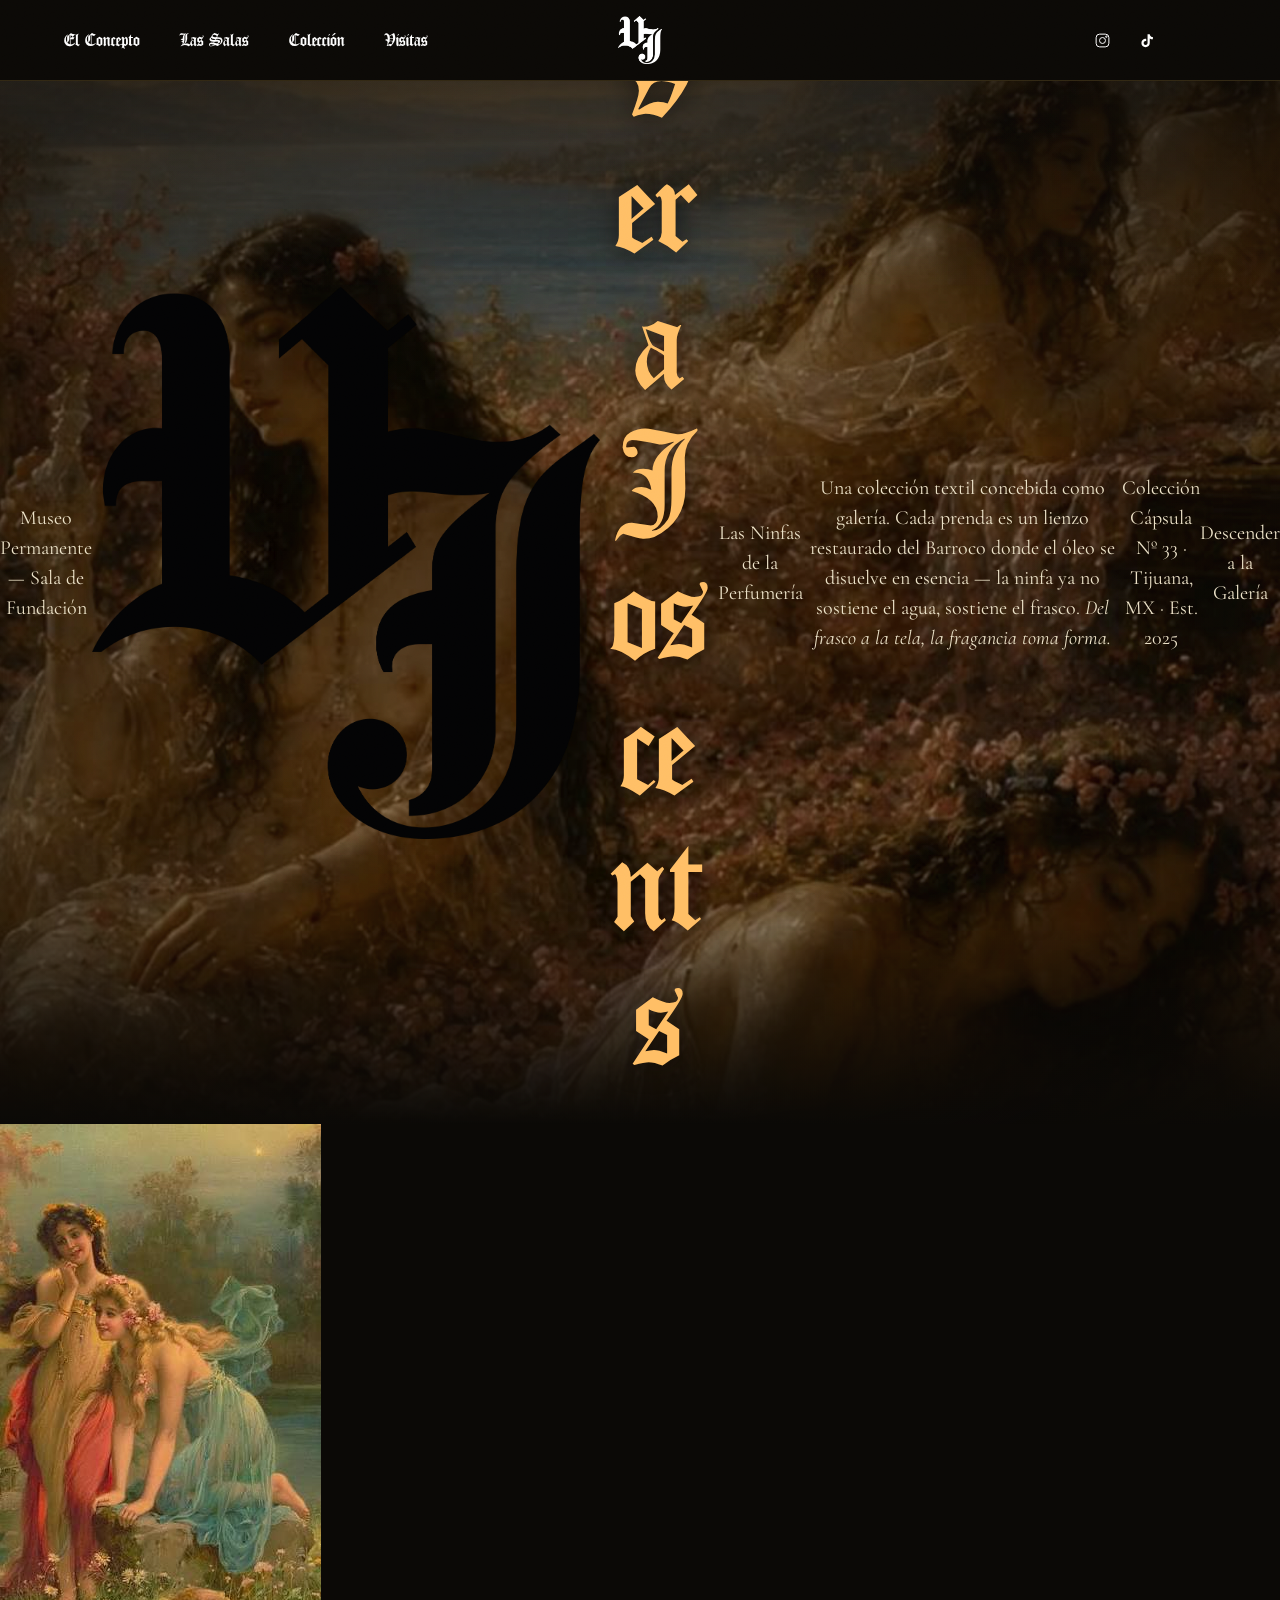
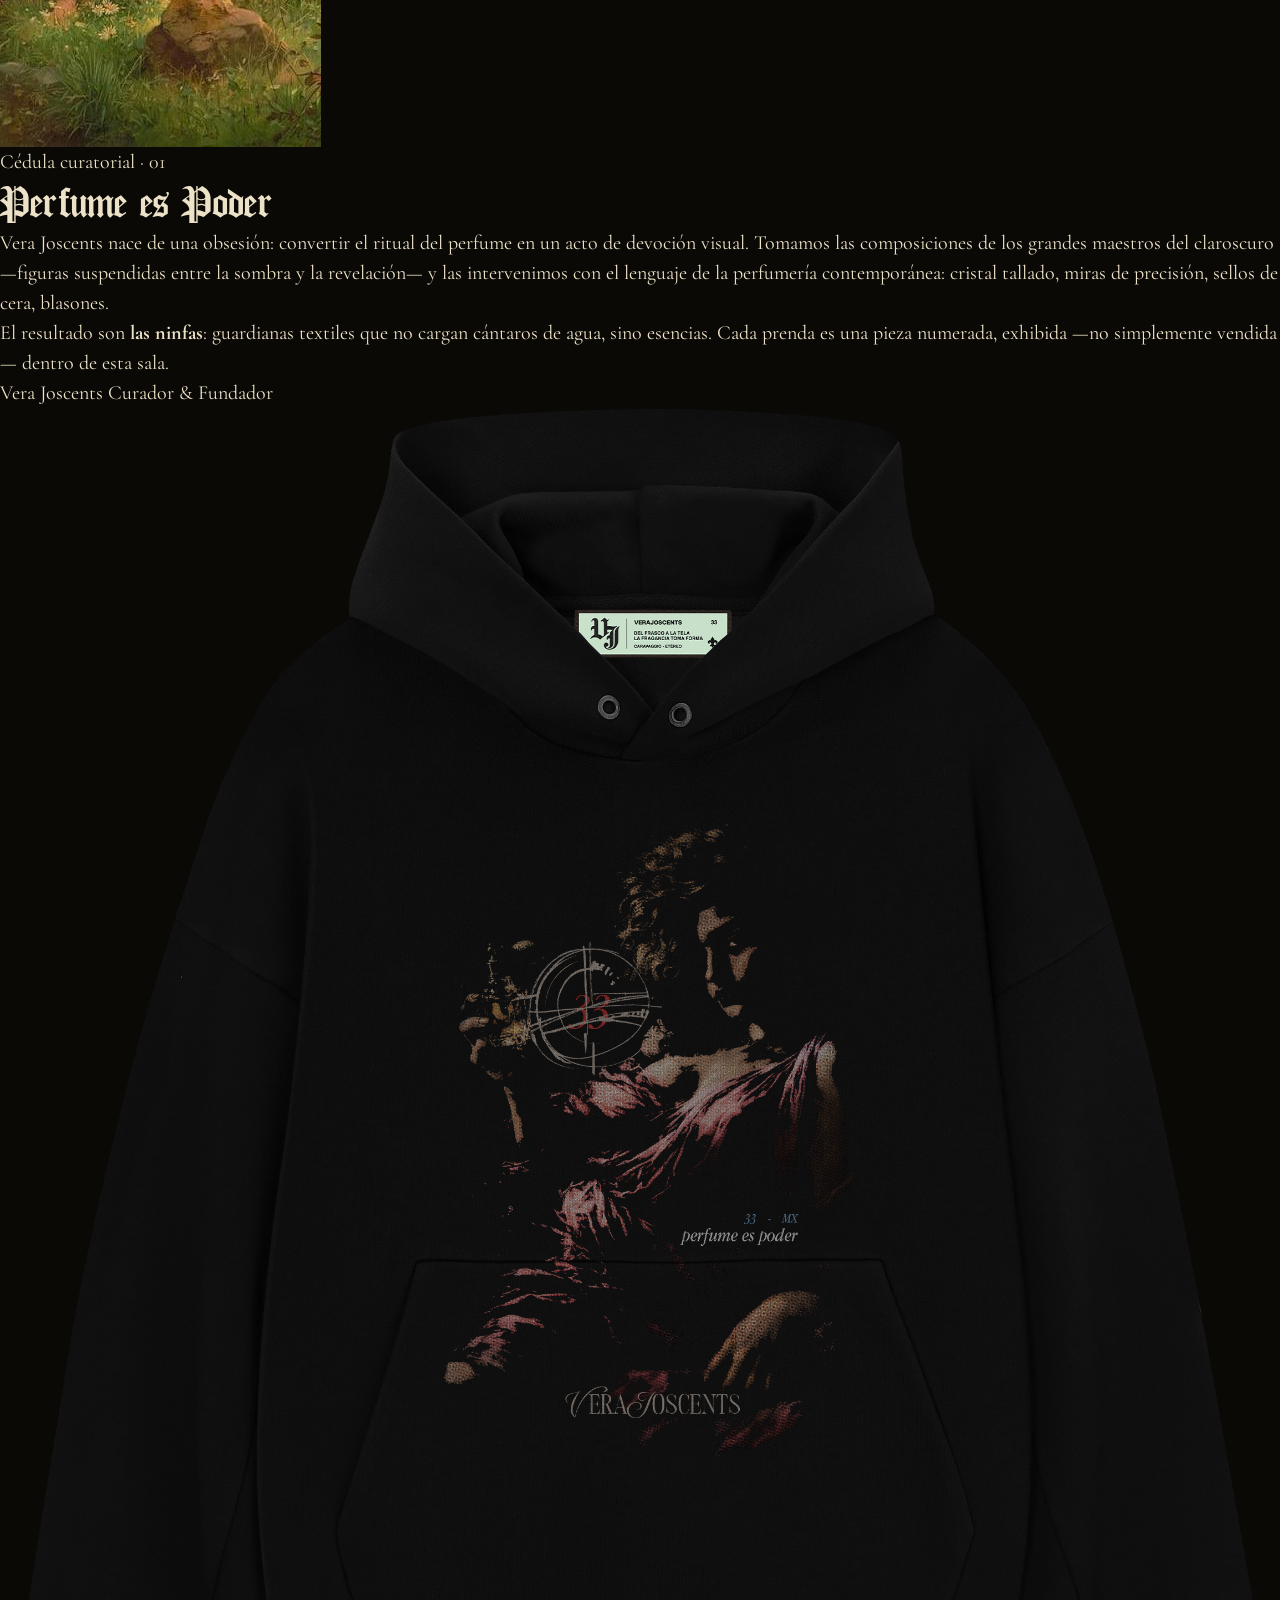
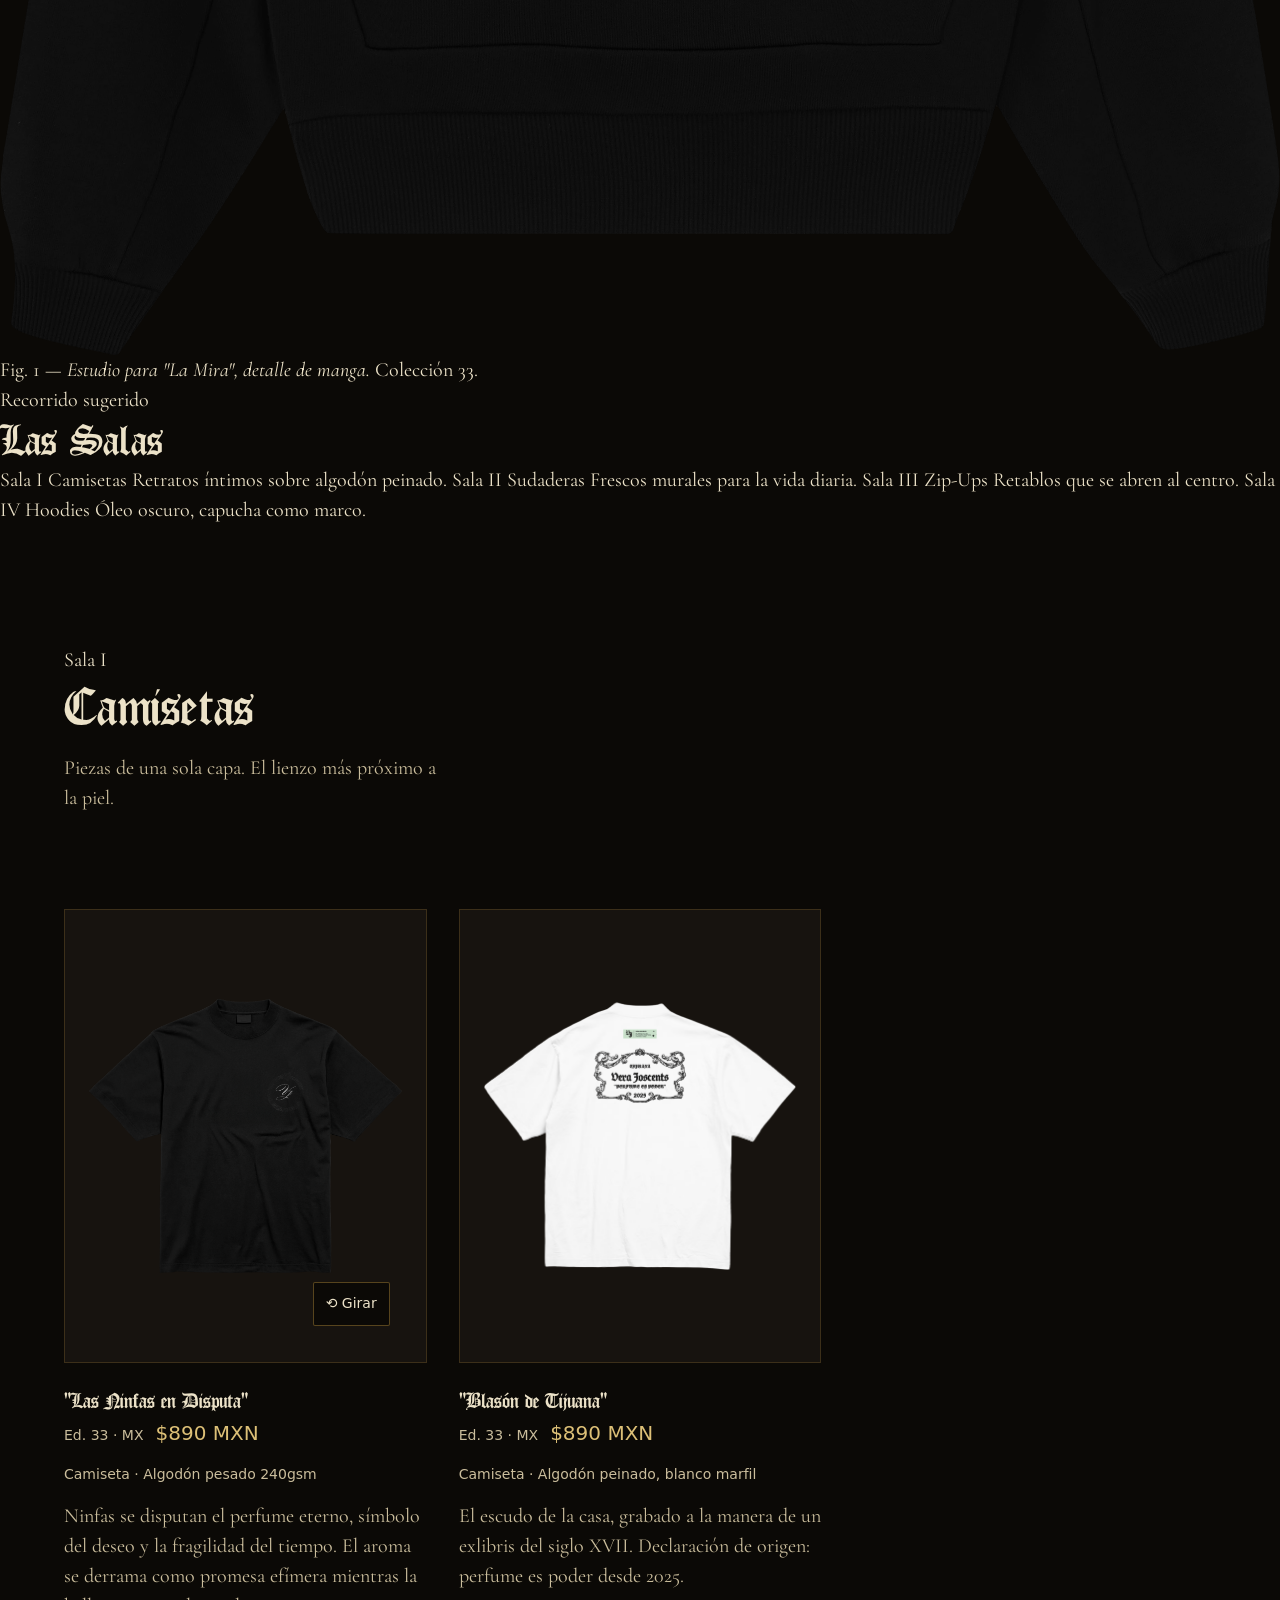
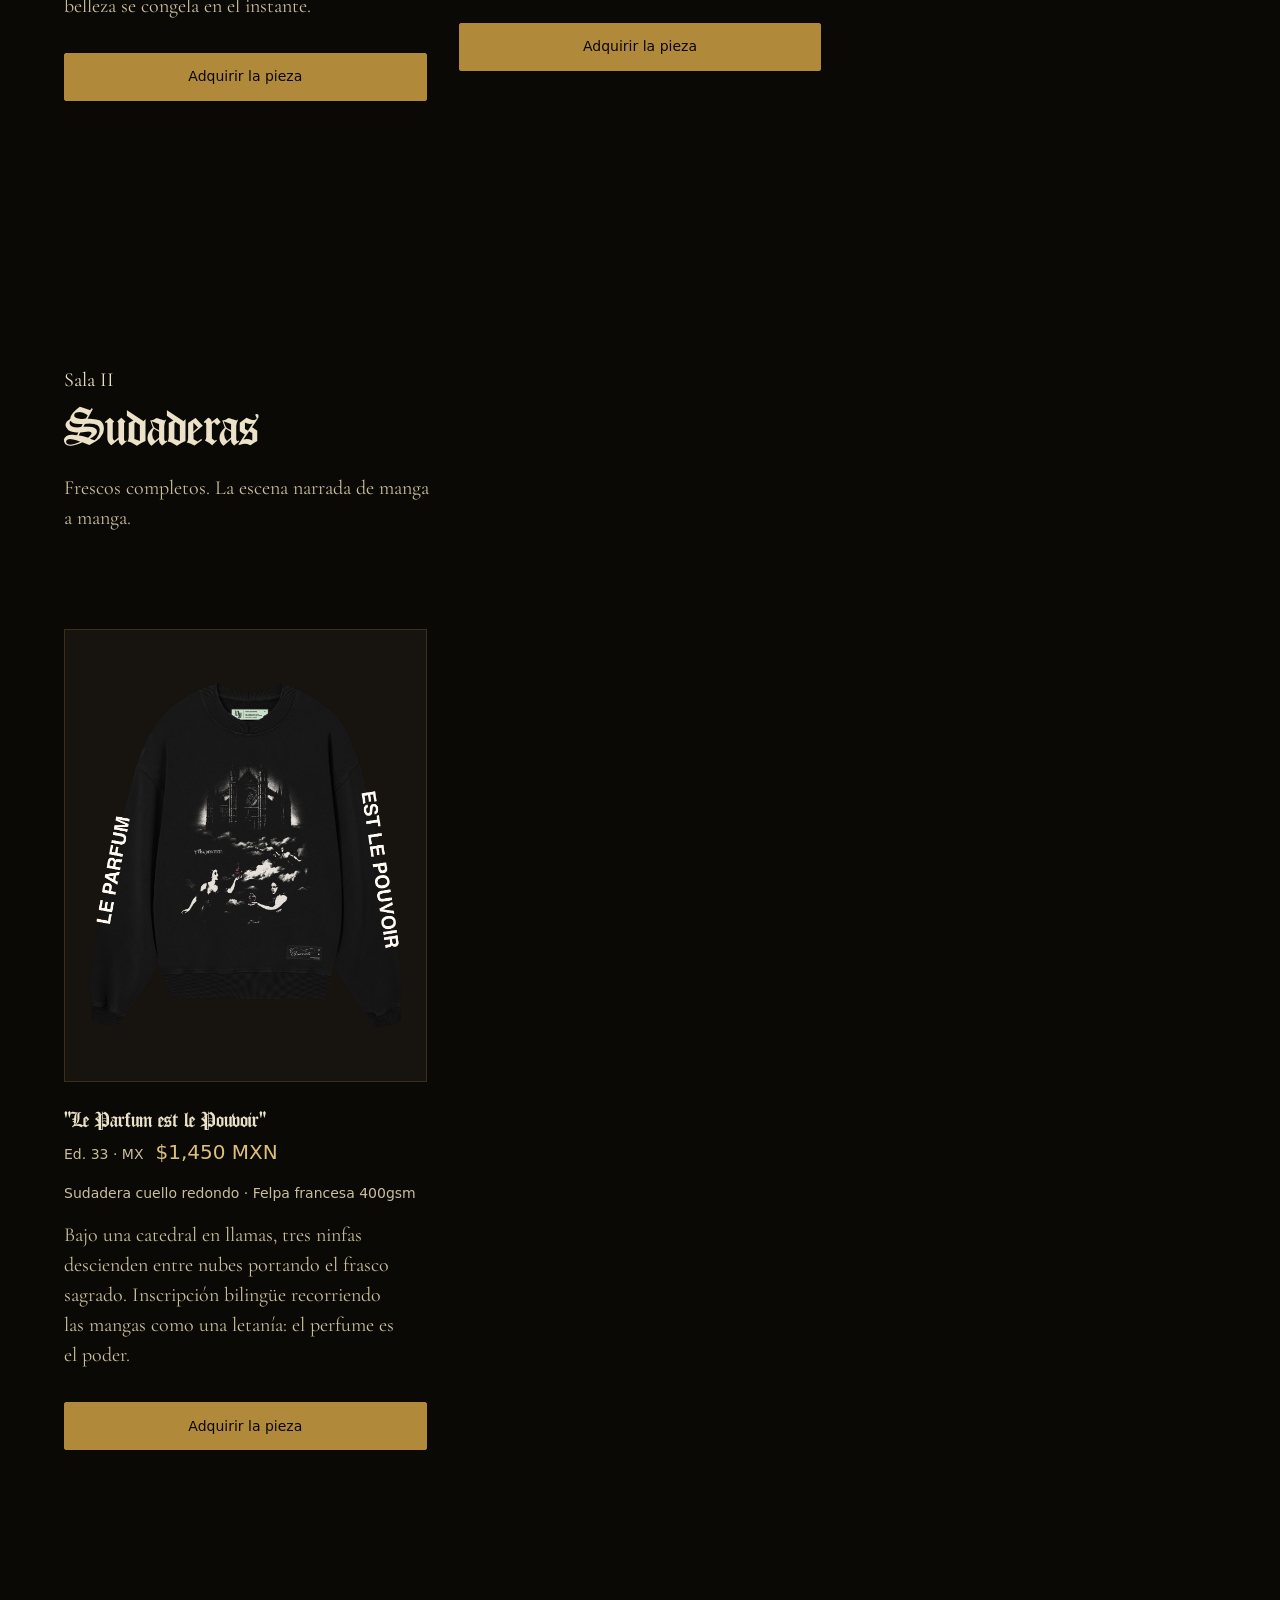
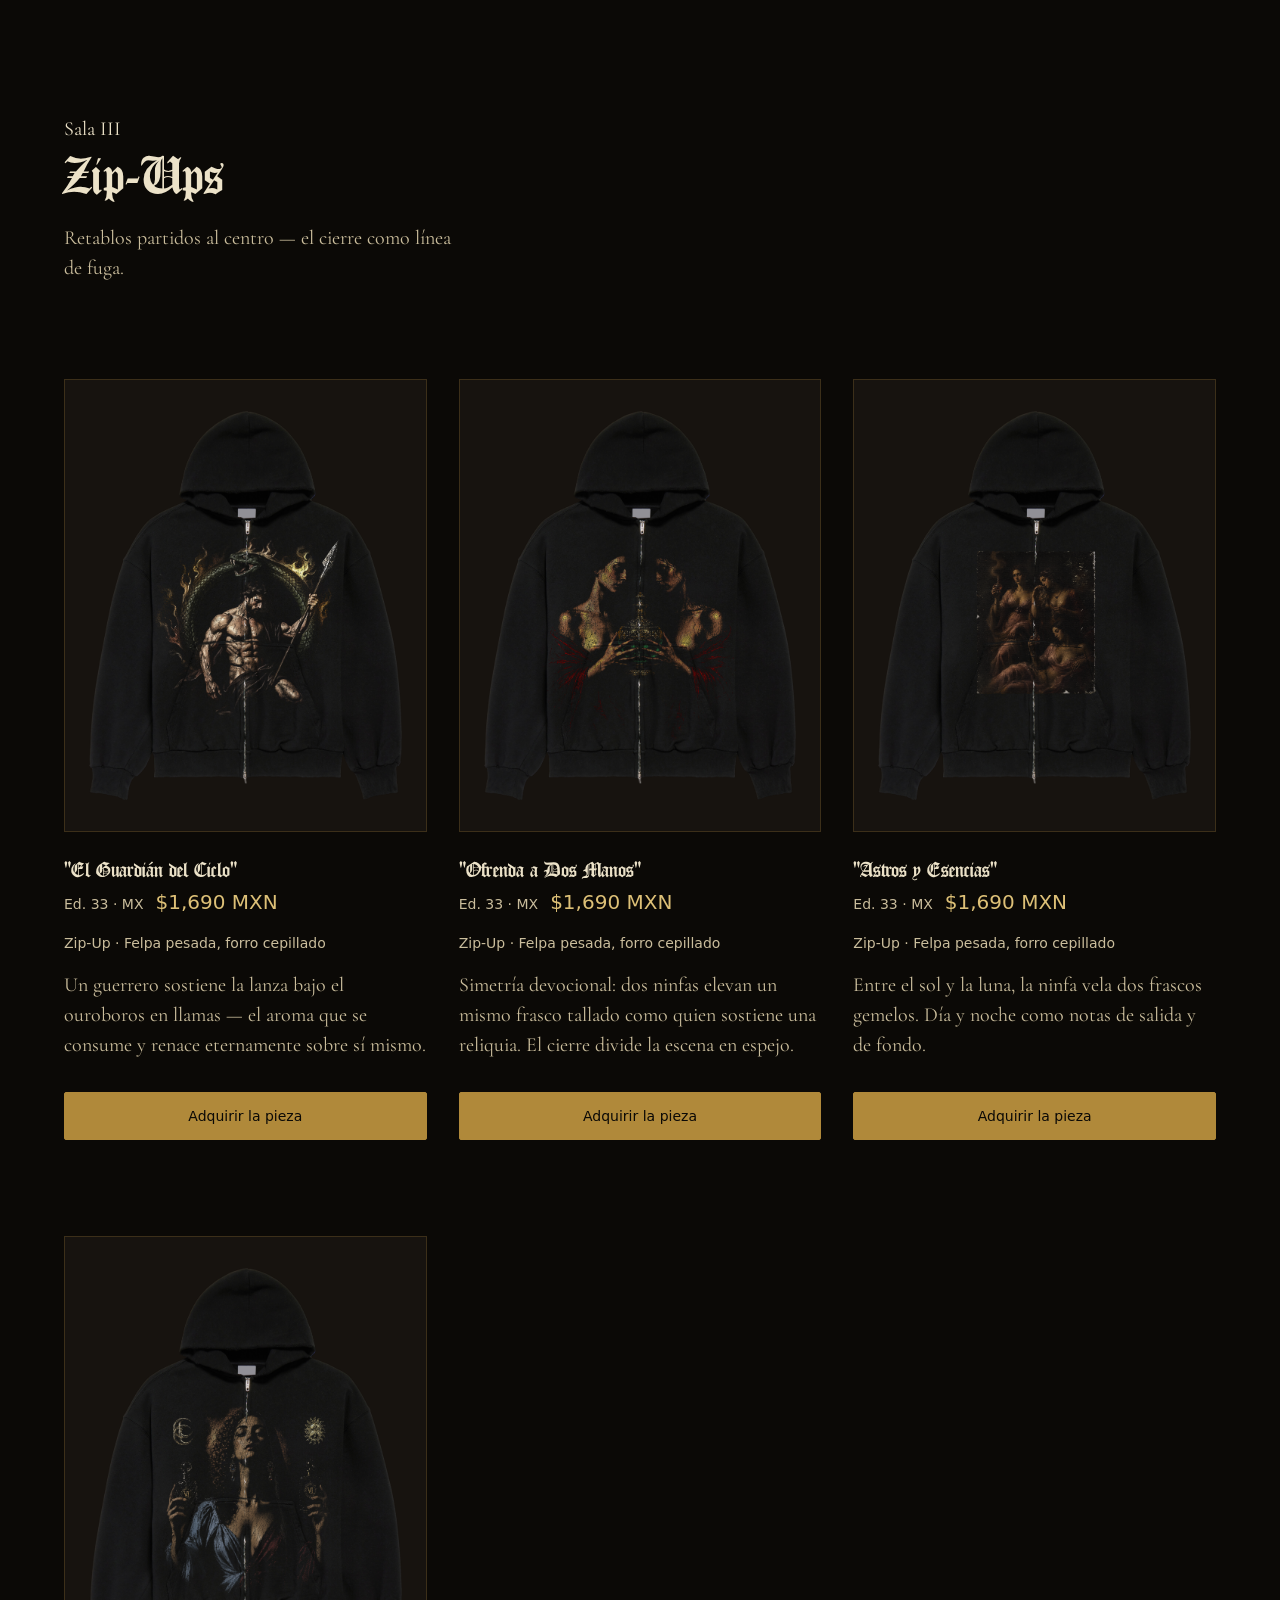
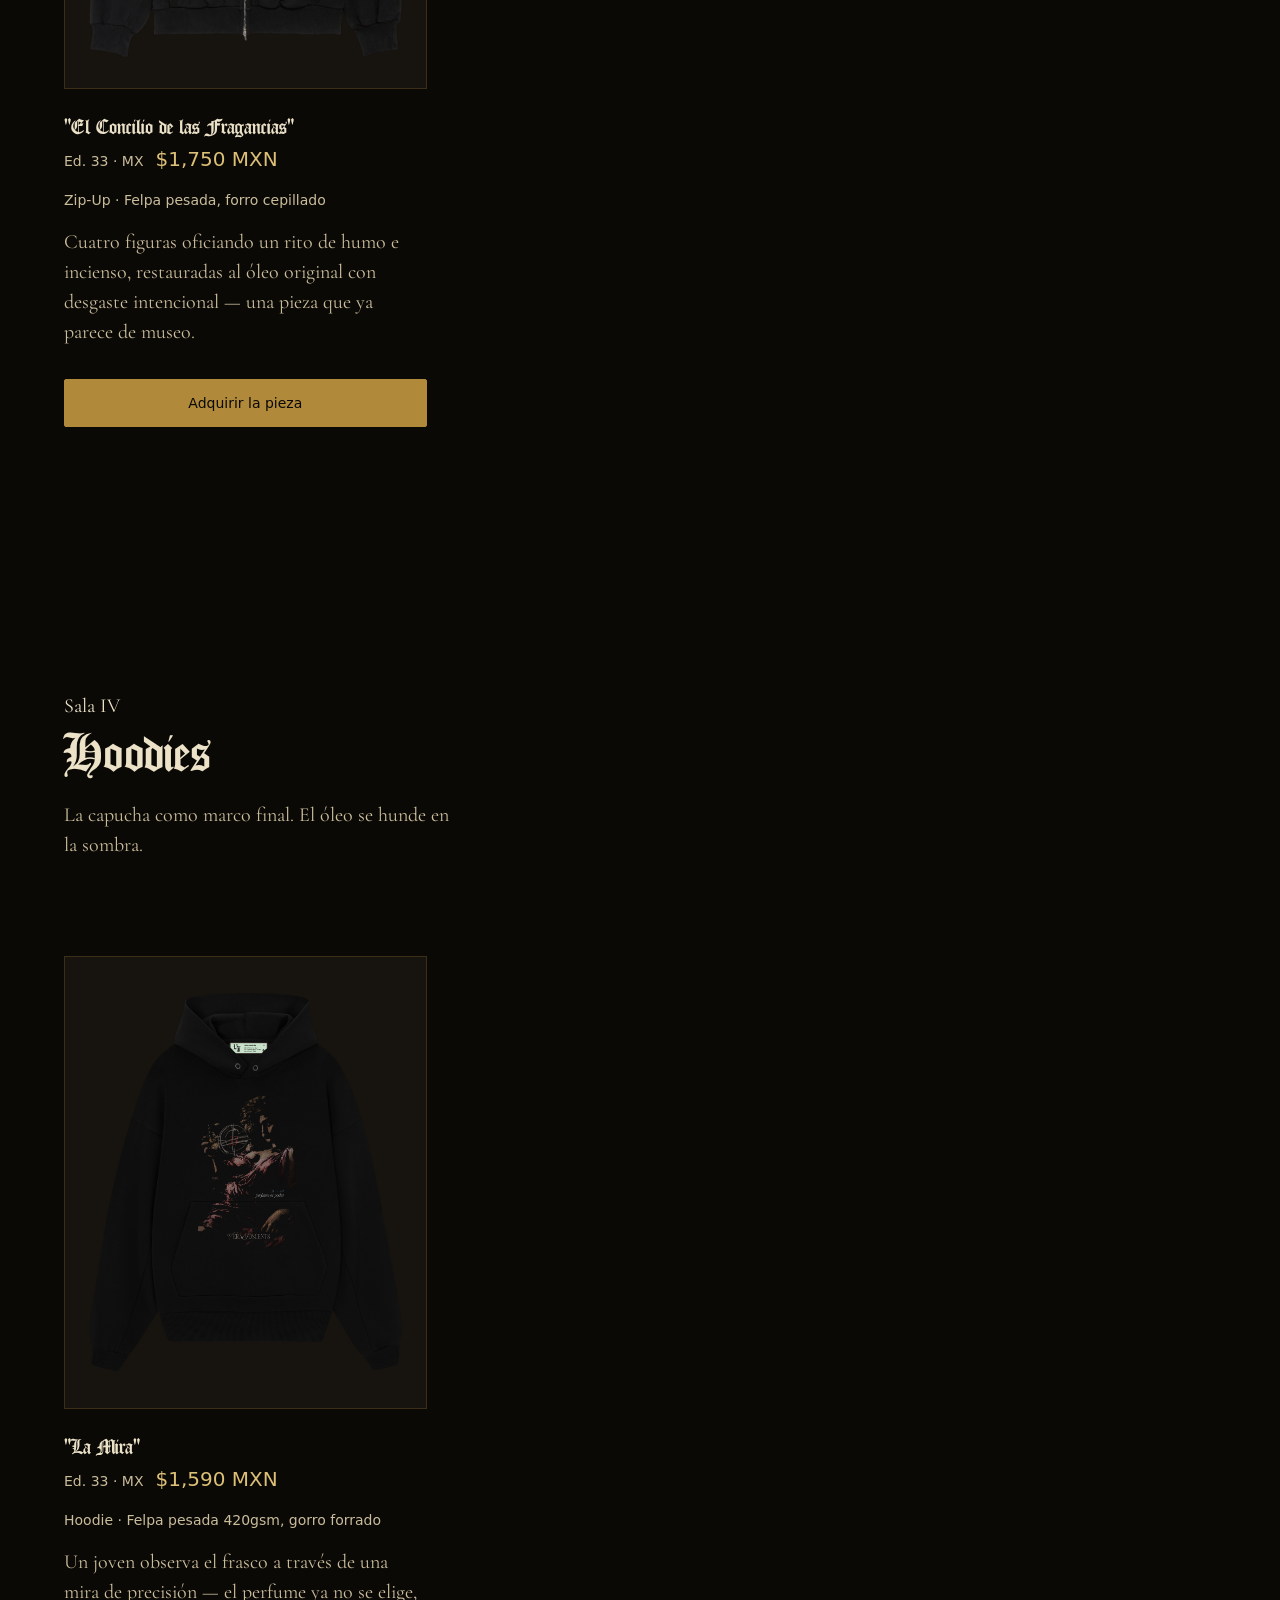
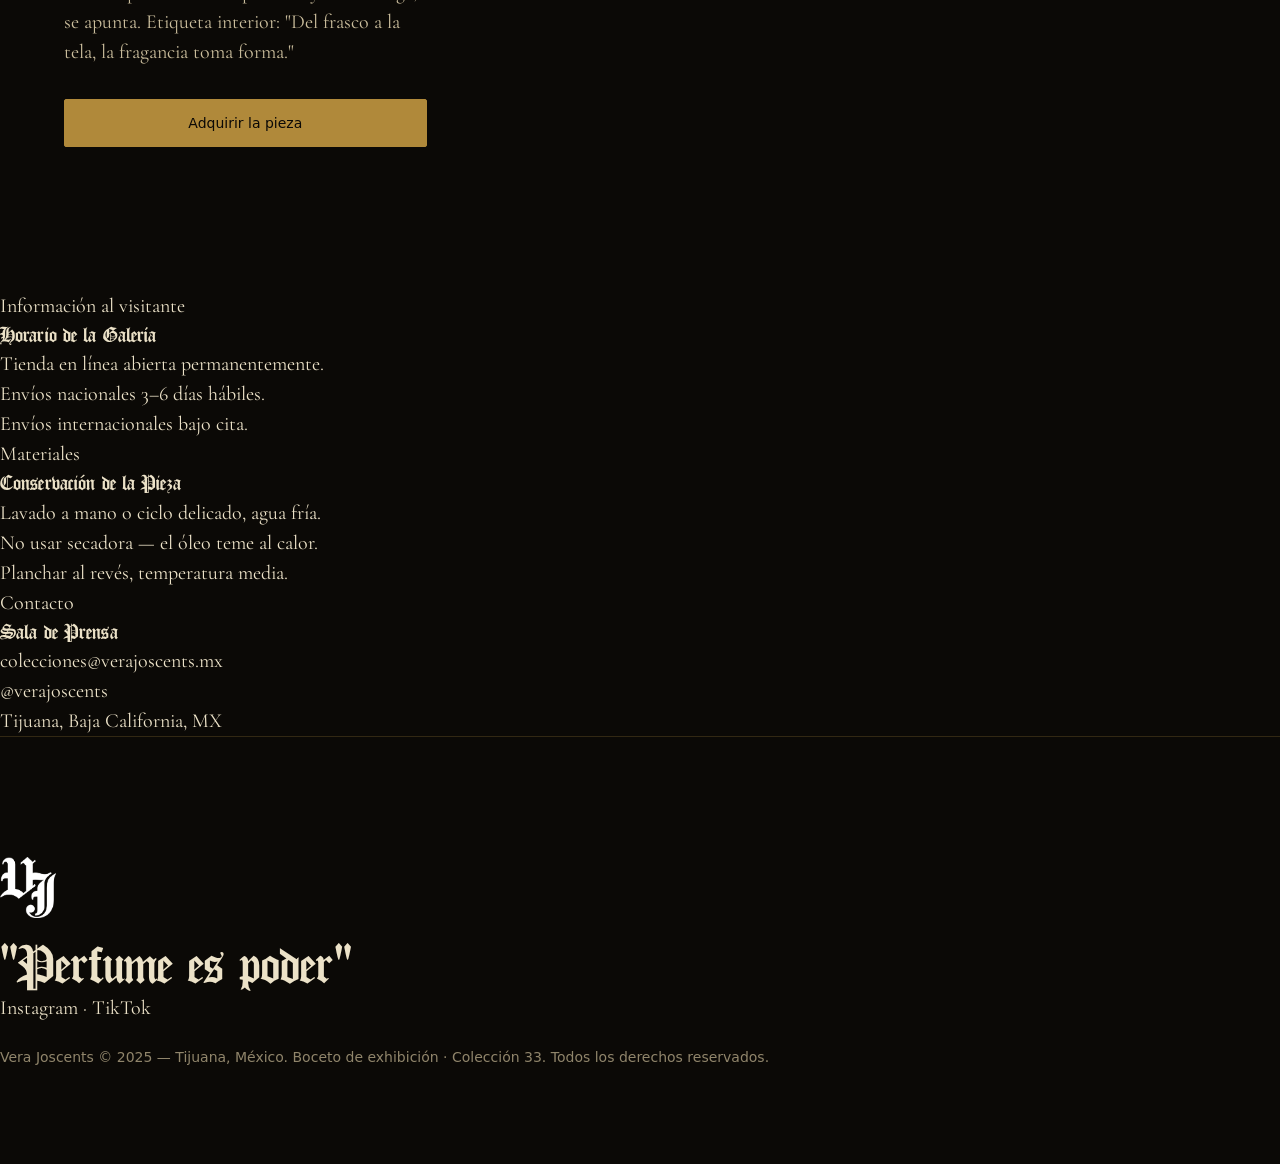
<file: Index.html>
<!DOCTYPE html>
<html lang="es">
<head>
<meta charset="UTF-8">
<meta name="viewport" content="width=device-width, initial-scale=1.0">
<title>VERA JOSCENTS — Museo de la Perfumería</title>
<link rel="preconnect" href="https://fonts.googleapis.com">
<link rel="preconnect" href="https://fonts.gstatic.com" crossorigin>
<link href="https://fonts.googleapis.com/css2?family=Bodoni+Moda:ital,opsz,wght@0,6..96,500;0,6..96,600;0,6..96,700;1,6..96,500&family=Cinzel:wght@400;500;600&family=Cormorant+Garamond:ital,wght@0,400;0,500;0,600;1,400;1,500&family=EB+Garamond:ital@0;1&display=swap" rel="stylesheet">
<link rel="stylesheet" href="style.css">
</head>
<body>

<div class="grain-overlay"></div>
<div class="spotlight" id="spotlight"></div>

<!-- ================= NAV ================= -->
<header class="site-nav" id="siteNav">
  <div class="nav-inner">
    <a href="#rotonda" class="nav-mark">
      <img src="images/logob.png" alt="VJ" class="nav-mark-img">
    </a>
    <nav class="nav-links">
      <a href="#concepto">El Concepto</a>
      <a href="#salas">Las Salas</a>
      <a href="#sala-camisetas">Colección</a>
      <a href="#visitas">Visitas</a>
    </nav>
    <div class="nav-right">
      <div class="nav-social">
        <a href="https://www.instagram.com/verajoscents/" target="_blank" rel="noopener" aria-label="Instagram de Vera Joscents">
          <svg viewBox="0 0 24 24" width="17" height="17" fill="none" stroke="currentColor" stroke-width="1.4"><rect x="3" y="3" width="18" height="18" rx="5"/><circle cx="12" cy="12" r="4.2"/><circle cx="17.4" cy="6.6" r="1"/></svg>
        </a>
        <a href="https://www.tiktok.com/@verajoscentstj" target="_blank" rel="noopener" aria-label="TikTok de Vera Joscents">
          <svg viewBox="0 0 24 24" width="17" height="17" fill="currentColor"><path d="M16.6 3c.4 2.4 2 4 4.4 4.2v3.1c-1.5.1-2.9-.4-4.4-1.3v6.6c0 3.4-2.6 5.9-5.9 5.9S4.8 19 4.8 15.6c0-3.3 2.6-5.9 5.9-5.9.3 0 .6 0 .9.1v3.2c-.3-.1-.6-.2-.9-.2-1.5 0-2.7 1.2-2.7 2.8s1.2 2.8 2.7 2.8 2.8-1.2 2.8-2.8V3h3.1z"/></svg>
        </a>
      </div>
      <button class="nav-cart" aria-label="Adquisiciones">
        <span class="cart-count">0</span>
        <span class="cart-label">Adquisiciones</span>
      </button>
    </div>
  </div>
</header>

<!-- ================= ROTONDA / HERO ================= -->
<section class="rotonda" id="rotonda">
  <div class="rotonda-canvas" aria-hidden="true">
    <img src="images/vjninfas.png" alt="">
  </div>
  <div class="rotonda-vignette"></div>
  <div class="rotonda-frame-lines"></div>

  <p class="eyebrow rotonda-eyebrow">Museo Permanente — Sala de Fundación</p>

  <div class="rotonda-emblem">
    <img src="images/logob.png" alt="Emblema Vera Joscents" class="rotonda-ouroboros">
  </div>

  <h1 class="rotonda-title">
    <span>Vera</span>
    <span>Joscents</span>
  </h1>

  <p class="rotonda-sub">Las Ninfas de la Perfumería</p>

  <p class="rotonda-desc">
    Una colección textil concebida como galería. Cada prenda es un lienzo restaurado del Barroco
    donde el óleo se disuelve en esencia — la ninfa ya no sostiene el agua, sostiene el frasco.
    <em>Del frasco a la tela, la fragancia toma forma.</em>
  </p>

  <div class="rotonda-plaque">
    <span>Colección Cápsula Nº 33</span>
    <span class="dot">·</span>
    <span>Tijuana, MX</span>
    <span class="dot">·</span>
    <span>Est. 2025</span>
  </div>

  <a href="#concepto" class="rotonda-scroll" aria-label="Descender a la galería">
    <span class="scroll-line"></span>
    <span>Descender a la Galería</span>
  </a>
</section>

<!-- ================= EL CONCEPTO ================= -->
<section class="concepto" id="concepto">
  <img src="images/ninfasrio.png" class="concepto-nymph" alt="" aria-hidden="true">
  <div class="concepto-inner">
    <div class="concepto-text">
      <p class="eyebrow">Cédula curatorial · 01</p>
      <h2 class="concepto-title">Perfume es Poder</h2>
      <p class="concepto-body">
        Vera Joscents nace de una obsesión: convertir el ritual del perfume en un acto de devoción
        visual. Tomamos las composiciones de los grandes maestros del claroscuro —figuras suspendidas
        entre la sombra y la revelación— y las intervenimos con el lenguaje de la perfumería
        contemporánea: cristal tallado, miras de precisión, sellos de cera, blasones.
      </p>
      <p class="concepto-body">
        El resultado son <strong>las ninfas</strong>: guardianas textiles que no cargan cántaros de agua,
        sino esencias. Cada prenda es una pieza numerada, exhibida —no simplemente vendida— dentro
        de esta sala.
      </p>
      <div class="concepto-signature">
        <span class="sig-line">Vera Joscents</span>
        <span class="sig-role">Curador &amp; Fundador</span>
      </div>
    </div>

    <div class="concepto-frame">
      <div class="frame-ornate">
        <img src="images/hoodienegra.png" alt="Detalle — Hoodie Vera Joscents, San Sebastián con la mira" class="frame-img">
        <div class="corner corner-tl"></div>
        <div class="corner corner-tr"></div>
        <div class="corner corner-bl"></div>
        <div class="corner corner-br"></div>
      </div>
      <p class="frame-caption">Fig. 1 — <em>Estudio para "La Mira", detalle de manga.</em> Colección 33.</p>
    </div>
  </div>
</section>

<!-- ================= INDICE DE SALAS ================= -->
<section class="salas-index" id="salas">
  <p class="eyebrow center">Recorrido sugerido</p>
  <h2 class="salas-title">Las Salas</h2>
  <div class="salas-grid">
    <a href="#sala-camisetas" class="sala-card">
      <span class="sala-num">Sala I</span>
      <span class="sala-name">Camisetas</span>
      <span class="sala-desc">Retratos íntimos sobre algodón peinado.</span>
    </a>
    <a href="#sala-sudaderas" class="sala-card">
      <span class="sala-num">Sala II</span>
      <span class="sala-name">Sudaderas</span>
      <span class="sala-desc">Frescos murales para la vida diaria.</span>
    </a>
    <a href="#sala-zip" class="sala-card">
      <span class="sala-num">Sala III</span>
      <span class="sala-name">Zip-Ups</span>
      <span class="sala-desc">Retablos que se abren al centro.</span>
    </a>
    <a href="#sala-hoodies" class="sala-card">
      <span class="sala-num">Sala IV</span>
      <span class="sala-name">Hoodies</span>
      <span class="sala-desc">Óleo oscuro, capucha como marco.</span>
    </a>
  </div>
</section>

<!-- ================= SALA I — CAMISETAS ================= -->
<section class="sala" id="sala-camisetas">
  <div class="sala-header">
    <span class="sala-header-num">Sala I</span>
    <h2 class="sala-header-title">Camisetas</h2>
    <p class="sala-header-desc">Piezas de una sola capa. El lienzo más próximo a la piel.</p>
  </div>

  <div class="obras-grid">

    <!-- Obra 1: Tee negra front/back -->
    <article class="obra" data-price="890">
      <div class="obra-wall">
        <div class="frame-ornate frame-toggle">
          <img src="images/bfronty.png" alt="Camiseta Vera Joscents, vista frontal, sello ouroboros" class="frame-img is-active" data-view="front">
          <img src="images/bbacky.png" alt="Camiseta Vera Joscents, vista posterior, Las Ninfas en Disputa" class="frame-img" data-view="back">
          <div class="corner corner-tl"></div>
          <div class="corner corner-tr"></div>
          <div class="corner corner-bl"></div>
          <div class="corner corner-br"></div>
          <button class="frame-flip" type="button" aria-label="Girar la pieza">⟲ Girar</button>
        </div>
      </div>
      <div class="placard">
        <p class="placard-title">"Las Ninfas en Disputa"</p>
        <p class="placard-meta">Camiseta · Algodón pesado 240gsm</p>
        <p class="placard-desc">
          Ninfas se disputan el perfume eterno, símbolo del deseo y la fragilidad del tiempo.
          El aroma se derrama como promesa efímera mientras la belleza se congela en el instante.
        </p>
        <div class="placard-row">
          <span class="placard-ed">Ed. 33 · MX</span>
          <span class="placard-price">$890 MXN</span>
        </div>
        <button class="placard-cta">Adquirir la pieza</button>
      </div>
    </article>

    <!-- Obra 2: Tee blanca -->
    <article class="obra" data-price="890">
      <div class="obra-wall obra-wall--light">
        <div class="frame-ornate">
          <img src="images/ornamentthisrt1.png" alt="Camiseta blanca Vera Joscents, escudo ornamental Tijuana" class="frame-img">
          <div class="corner corner-tl"></div>
          <div class="corner corner-tr"></div>
          <div class="corner corner-bl"></div>
          <div class="corner corner-br"></div>
        </div>
      </div>
      <div class="placard">
        <p class="placard-title">"Blasón de Tijuana"</p>
        <p class="placard-meta">Camiseta · Algodón peinado, blanco marfil</p>
        <p class="placard-desc">
          El escudo de la casa, grabado a la manera de un exlibris del siglo XVII.
          Declaración de origen: perfume es poder desde 2025.
        </p>
        <div class="placard-row">
          <span class="placard-ed">Ed. 33 · MX</span>
          <span class="placard-price">$890 MXN</span>
        </div>
        <button class="placard-cta">Adquirir la pieza</button>
      </div>
    </article>

  </div>
</section>

<!-- ================= SALA II — SUDADERAS ================= -->
<section class="sala sala--alt" id="sala-sudaderas">
  <div class="sala-header">
    <span class="sala-header-num">Sala II</span>
    <h2 class="sala-header-title">Sudaderas</h2>
    <p class="sala-header-desc">Frescos completos. La escena narrada de manga a manga.</p>
  </div>

  <div class="obras-grid obras-grid--single">
    <article class="obra obra--wide" data-price="1450">
      <div class="obra-wall">
        <div class="frame-ornate">
          <img src="images/sueterfront.png" alt="Sudadera Vera Joscents, catedral gótica y ninfas entre nubes" class="frame-img">
          <div class="corner corner-tl"></div>
          <div class="corner corner-tr"></div>
          <div class="corner corner-bl"></div>
          <div class="corner corner-br"></div>
        </div>
      </div>
      <div class="placard placard--wide">
        <p class="placard-title">"Le Parfum est le Pouvoir"</p>
        <p class="placard-meta">Sudadera cuello redondo · Felpa francesa 400gsm</p>
        <p class="placard-desc">
          Bajo una catedral en llamas, tres ninfas descienden entre nubes portando el frasco sagrado.
          Inscripción bilingüe recorriendo las mangas como una letanía: el perfume es el poder.
        </p>
        <div class="placard-row">
          <span class="placard-ed">Ed. 33 · MX</span>
          <span class="placard-price">$1,450 MXN</span>
        </div>
        <button class="placard-cta">Adquirir la pieza</button>
      </div>
    </article>
  </div>
</section>

<!-- ================= SALA III — ZIP UPS ================= -->
<section class="sala" id="sala-zip">
  <div class="sala-header">
    <span class="sala-header-num">Sala III</span>
    <h2 class="sala-header-title">Zip-Ups</h2>
    <p class="sala-header-desc">Retablos partidos al centro — el cierre como línea de fuga.</p>
  </div>

  <div class="obras-grid">

    <article class="obra" data-price="1690">
      <div class="obra-wall">
        <div class="frame-ornate">
          <img src="images/ouroboros1.png" alt="Zip-up negro, guerrero con serpiente ouroboros y lanza" class="frame-img">
          <div class="corner corner-tl"></div>
          <div class="corner corner-tr"></div>
          <div class="corner corner-bl"></div>
          <div class="corner corner-br"></div>
        </div>
      </div>
      <div class="placard">
        <p class="placard-title">"El Guardián del Ciclo"</p>
        <p class="placard-meta">Zip-Up · Felpa pesada, forro cepillado</p>
        <p class="placard-desc">
          Un guerrero sostiene la lanza bajo el ouroboros en llamas — el aroma que se consume y renace
          eternamente sobre sí mismo.
        </p>
        <div class="placard-row">
          <span class="placard-ed">Ed. 33 · MX</span>
          <span class="placard-price">$1,690 MXN</span>
        </div>
        <button class="placard-cta">Adquirir la pieza</button>
      </div>
    </article>

    <article class="obra" data-price="1690">
      <div class="obra-wall">
        <div class="frame-ornate">
          <img src="images/zipupdosninfas.png" alt="Zip-up negro, dos ninfas sosteniendo un frasco dorado" class="frame-img">
          <div class="corner corner-tl"></div>
          <div class="corner corner-tr"></div>
          <div class="corner corner-bl"></div>
          <div class="corner corner-br"></div>
        </div>
      </div>
      <div class="placard">
        <p class="placard-title">"Ofrenda a Dos Manos"</p>
        <p class="placard-meta">Zip-Up · Felpa pesada, forro cepillado</p>
        <p class="placard-desc">
          Simetría devocional: dos ninfas elevan un mismo frasco tallado como quien sostiene una reliquia.
          El cierre divide la escena en espejo.
        </p>
        <div class="placard-row">
          <span class="placard-ed">Ed. 33 · MX</span>
          <span class="placard-price">$1,690 MXN</span>
        </div>
        <button class="placard-cta">Adquirir la pieza</button>
      </div>
    </article>

    <article class="obra" data-price="1690">
      <div class="obra-wall">
        <div class="frame-ornate">
          <img src="images/zipupninfas.png" alt="Zip-up negro, ninfa con sol y luna, dos frascos VJ" class="frame-img">
          <div class="corner corner-tl"></div>
          <div class="corner corner-tr"></div>
          <div class="corner corner-bl"></div>
          <div class="corner corner-br"></div>
        </div>
      </div>
      <div class="placard">
        <p class="placard-title">"Astros y Esencias"</p>
        <p class="placard-meta">Zip-Up · Felpa pesada, forro cepillado</p>
        <p class="placard-desc">
          Entre el sol y la luna, la ninfa vela dos frascos gemelos. Día y noche como notas
          de salida y de fondo.
        </p>
        <div class="placard-row">
          <span class="placard-ed">Ed. 33 · MX</span>
          <span class="placard-price">$1,690 MXN</span>
        </div>
        <button class="placard-cta">Adquirir la pieza</button>
      </div>
    </article>

    <article class="obra" data-price="1750">
      <div class="obra-wall">
        <div class="frame-ornate">
          <img src="images/zipupdual.png" alt="Zip-up negro, cuatro figuras barrocas con incensarios" class="frame-img">
          <div class="corner corner-tl"></div>
          <div class="corner corner-tr"></div>
          <div class="corner corner-bl"></div>
          <div class="corner corner-br"></div>
        </div>
      </div>
      <div class="placard">
        <p class="placard-title">"El Concilio de las Fragancias"</p>
        <p class="placard-meta">Zip-Up · Felpa pesada, forro cepillado</p>
        <p class="placard-desc">
          Cuatro figuras oficiando un rito de humo e incienso, restauradas al óleo original con
          desgaste intencional — una pieza que ya parece de museo.
        </p>
        <div class="placard-row">
          <span class="placard-ed">Ed. 33 · MX</span>
          <span class="placard-price">$1,750 MXN</span>
        </div>
        <button class="placard-cta">Adquirir la pieza</button>
      </div>
    </article>

  </div>
</section>

<!-- ================= SALA IV — HOODIES ================= -->
<section class="sala sala--alt" id="sala-hoodies">
  <div class="sala-header">
    <span class="sala-header-num">Sala IV</span>
    <h2 class="sala-header-title">Hoodies</h2>
    <p class="sala-header-desc">La capucha como marco final. El óleo se hunde en la sombra.</p>
  </div>

  <div class="obras-grid obras-grid--single">
    <article class="obra obra--wide" data-price="1590">
      <div class="obra-wall">
        <div class="frame-ornate">
          <img src="images/hoodienegra.png" alt="Hoodie Vera Joscents, joven con mira de precisión, perfume es poder" class="frame-img">
          <div class="corner corner-tl"></div>
          <div class="corner corner-tr"></div>
          <div class="corner corner-bl"></div>
          <div class="corner corner-br"></div>
        </div>
      </div>
      <div class="placard placard--wide">
        <p class="placard-title">"La Mira"</p>
        <p class="placard-meta">Hoodie · Felpa pesada 420gsm, gorro forrado</p>
        <p class="placard-desc">
          Un joven observa el frasco a través de una mira de precisión — el perfume ya no se elige,
          se apunta. Etiqueta interior: "Del frasco a la tela, la fragancia toma forma."
        </p>
        <div class="placard-row">
          <span class="placard-ed">Ed. 33 · MX</span>
          <span class="placard-price">$1,590 MXN</span>
        </div>
        <button class="placard-cta">Adquirir la pieza</button>
      </div>
    </article>
  </div>
</section>

<!-- ================= VISITAS / INFO ================= -->
<section class="visitas" id="visitas">
  <div class="visitas-inner">
    <div class="visitas-col">
      <p class="eyebrow">Información al visitante</p>
      <h3>Horario de la Galería</h3>
      <p class="visitas-text">Tienda en línea abierta permanentemente.<br>Envíos nacionales 3–6 días hábiles.<br>Envíos internacionales bajo cita.</p>
    </div>
    <div class="visitas-col">
      <p class="eyebrow">Materiales</p>
      <h3>Conservación de la Pieza</h3>
      <p class="visitas-text">Lavado a mano o ciclo delicado, agua fría.<br>No usar secadora — el óleo teme al calor.<br>Planchar al revés, temperatura media.</p>
    </div>
    <div class="visitas-col">
      <p class="eyebrow">Contacto</p>
      <h3>Sala de Prensa</h3>
      <p class="visitas-text">colecciones@verajoscents.mx<br>@verajoscents<br>Tijuana, Baja California, MX</p>
    </div>
  </div>
</section>

<!-- ================= FOOTER ================= -->
<footer class="site-footer">
  <div class="footer-inner">
    <img src="images/logob.png" alt="VJ" class="footer-mark">
    <p class="footer-motto">"Perfume es poder"</p>
    <div class="footer-social">
      <a href="https://www.instagram.com/verajoscents/" target="_blank" rel="noopener">Instagram</a>
      <span class="dot">·</span>
      <a href="https://www.tiktok.com/@verajoscentstj" target="_blank" rel="noopener">TikTok</a>
    </div>
    <p class="footer-fine">Vera Joscents © 2025 — Tijuana, México. Boceto de exhibición · Colección 33. Todos los derechos reservados.</p>
  </div>
</footer>

<script src="script.js"></script>
</body>
</html>
</file>
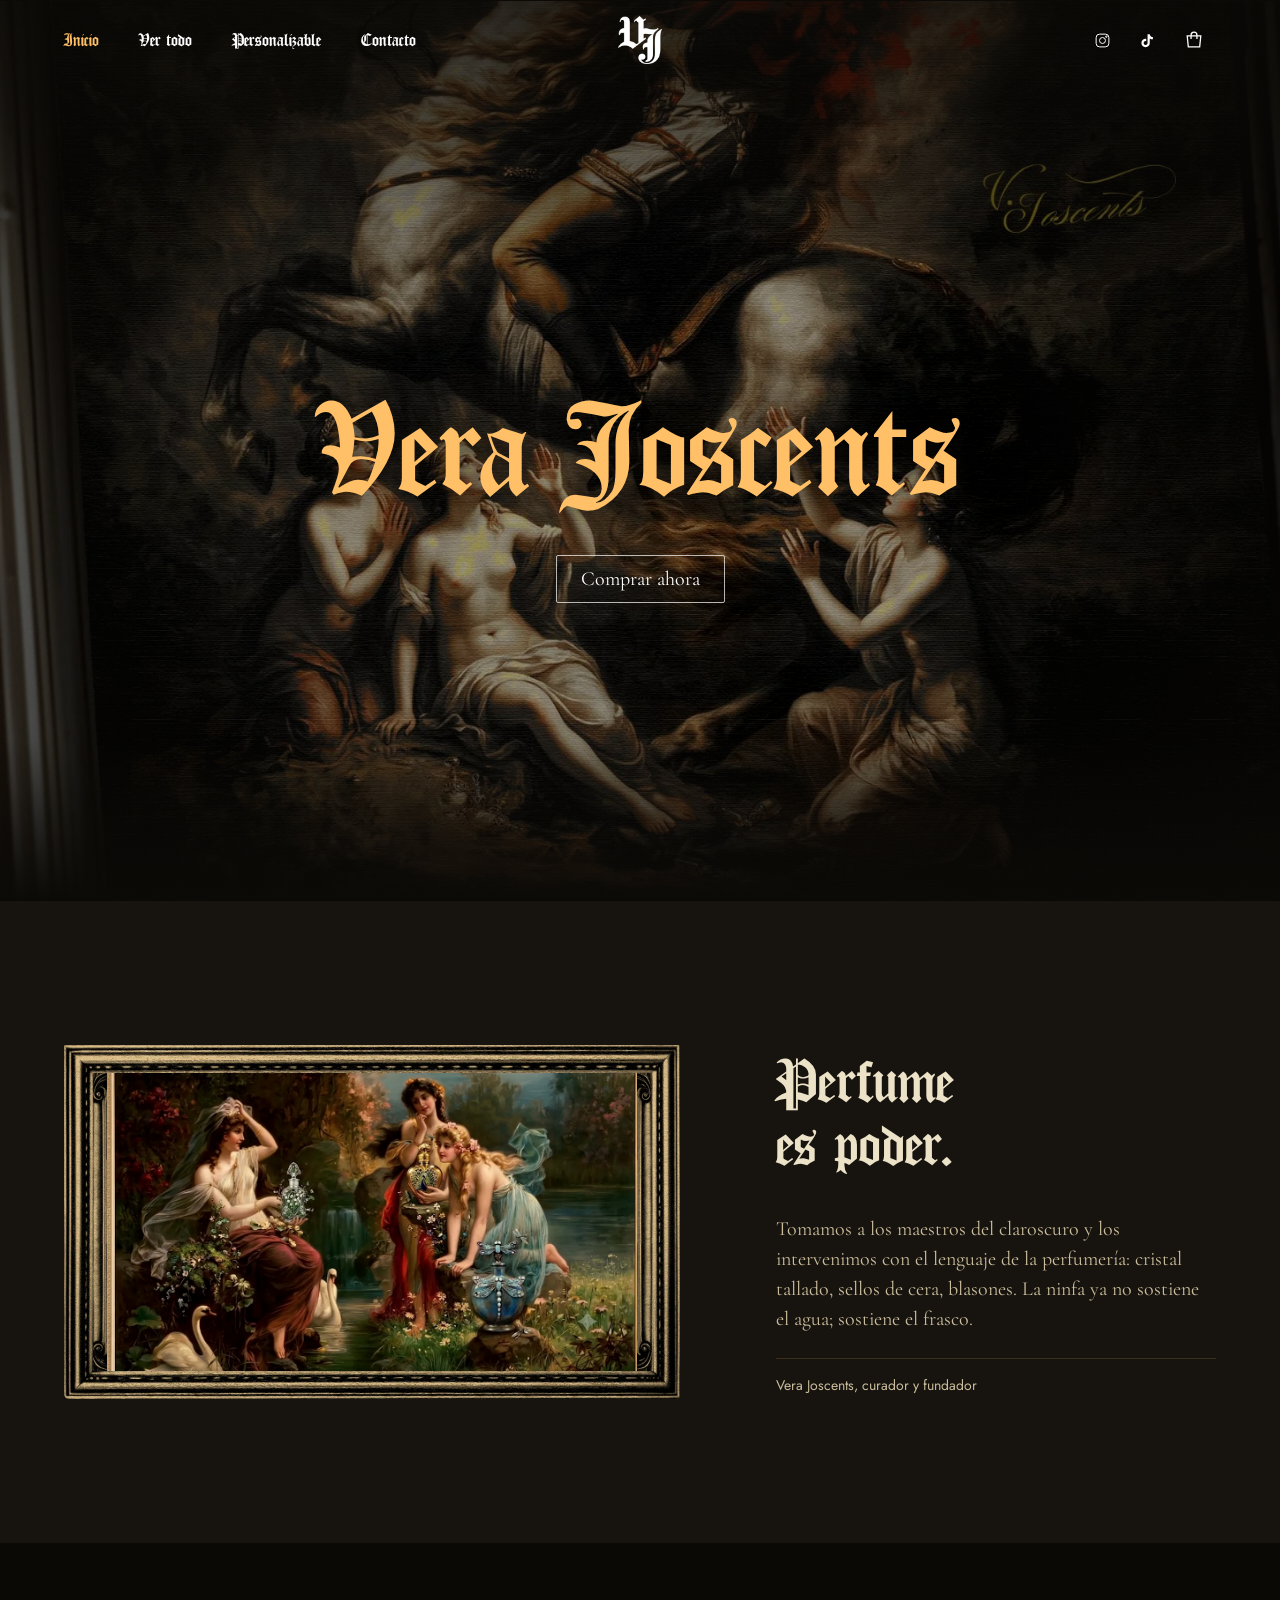
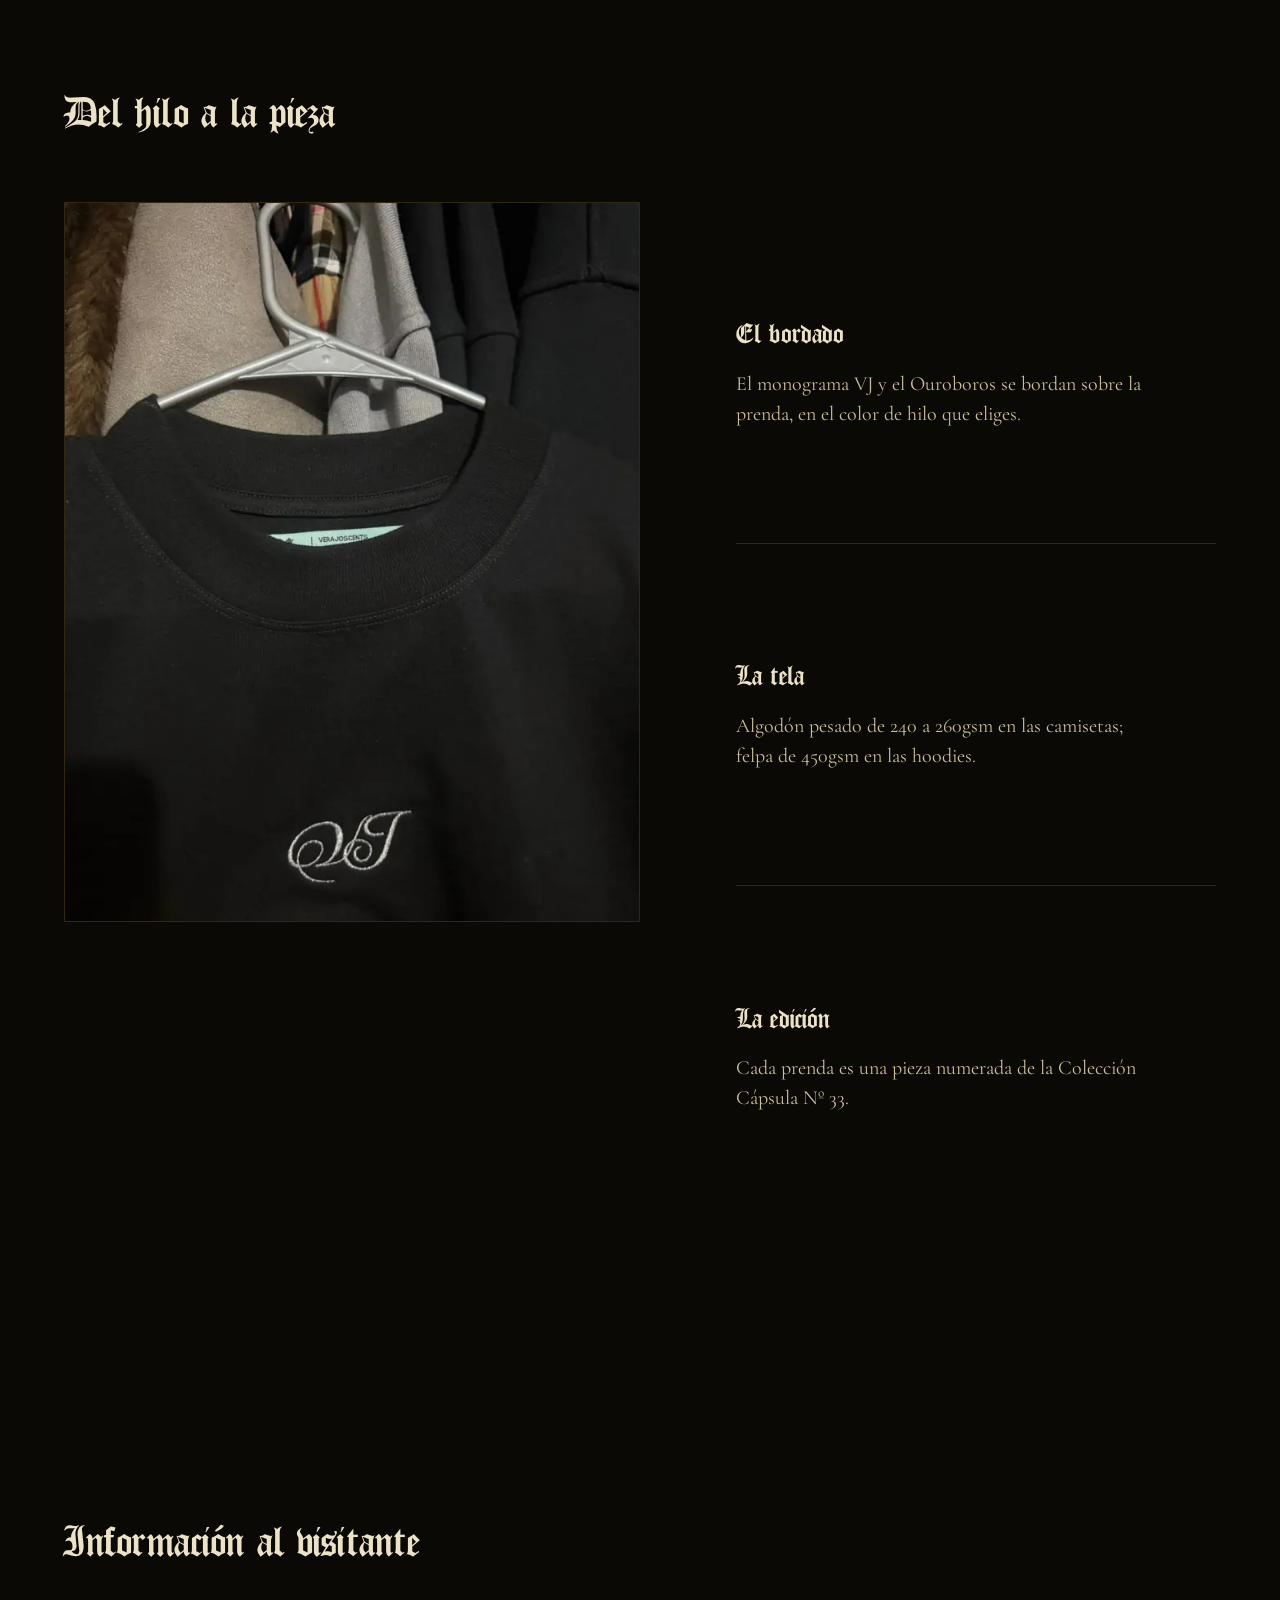
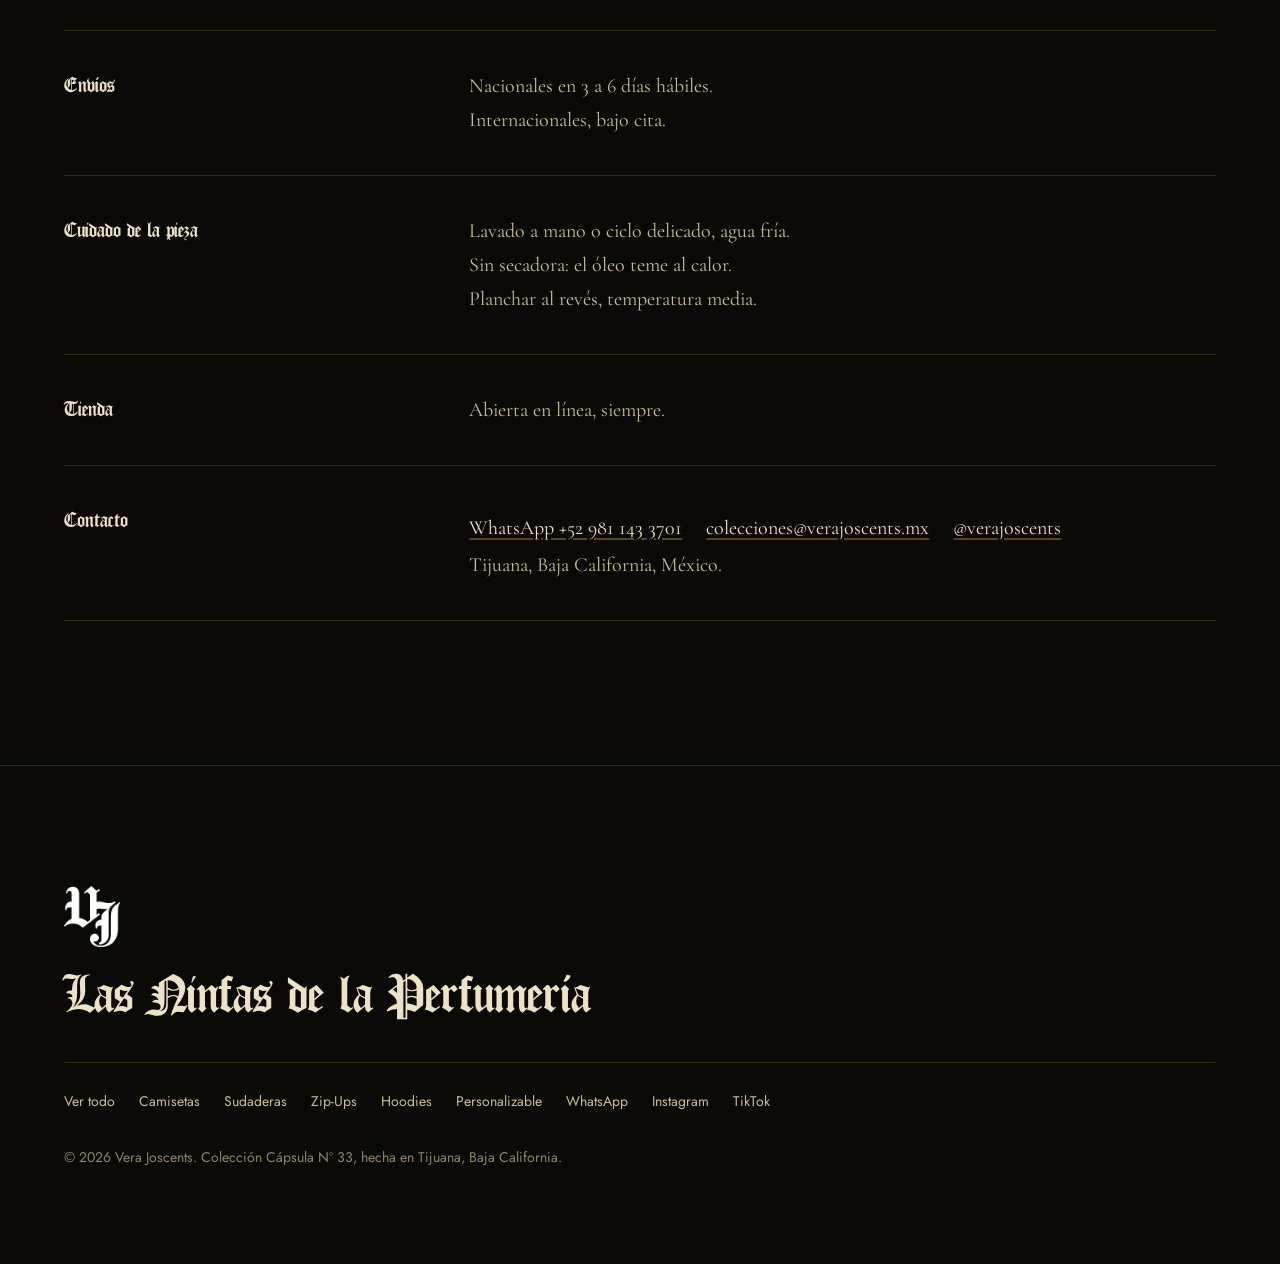
<file: index.html>
<!DOCTYPE html>
<html lang="es">
<head>
<meta charset="UTF-8">
<meta name="viewport" content="width=device-width, initial-scale=1.0, viewport-fit=cover">
<meta name="theme-color" content="#0b0906">
<meta name="description" content="Vera Joscents, Las Ninfas de la Perfumería. Colección Cápsula Nº 33: prendas bordadas y numeradas, hechas en Tijuana, Baja California.">
<meta name="robots" content="index, follow">
<title>Vera Joscents, Las Ninfas de la Perfumería</title>

<!-- Iconos -->
<link rel="icon" href="icons/favicon.ico" sizes="any">
<link rel="icon" type="image/png" sizes="32x32" href="icons/favicon-32.png">
<link rel="icon" type="image/png" sizes="16x16" href="icons/favicon-16.png">
<link rel="apple-touch-icon" href="icons/apple-touch-icon.png">
<meta name="apple-mobile-web-app-title" content="Vera Joscents">
<meta name="apple-mobile-web-app-status-bar-style" content="black-translucent">
<meta name="mobile-web-app-capable" content="yes">

<!-- Vista previa al compartir (WhatsApp, Instagram, Facebook)
     AL PUBLICAR: cambia las 3 rutas de abajo por la URL absoluta del sitio,
     p. ej. https://verajoscents.mx/images/og-vera-joscents.jpg
     Los rastreadores de WhatsApp y Facebook no resuelven rutas relativas. -->
<meta property="og:type" content="website">
<meta property="og:site_name" content="Vera Joscents">
<meta property="og:locale" content="es_MX">
<meta property="og:title" content="Vera Joscents, Las Ninfas de la Perfumería">
<meta property="og:description" content="Colección Cápsula Nº 33: piezas textiles numeradas, concebidas como galería. Tijuana, México.">
<meta property="og:image" content="images/og-vera-joscents.jpg">
<meta property="og:image:width" content="1200">
<meta property="og:image:height" content="630">
<meta property="og:image:alt" content="Vera Joscents, Las Ninfas de la Perfumería">
<meta name="twitter:card" content="summary_large_image">
<meta name="twitter:title" content="Vera Joscents, Las Ninfas de la Perfumería">
<meta name="twitter:description" content="Colección Cápsula Nº 33: piezas textiles numeradas, concebidas como galería.">
<meta name="twitter:image" content="images/og-vera-joscents.jpg">

<!-- Tipografía de marca: se precarga para que el título no parpadee -->
<link rel="preload" href="fonts/cankama.woff" as="font" type="font/woff" crossorigin>
<link rel="preload" href="images/cuadro-napoleon.webp" as="image" fetchpriority="high">
<link rel="preconnect" href="https://fonts.googleapis.com">
<link rel="preconnect" href="https://fonts.gstatic.com" crossorigin>
<link href="https://fonts.googleapis.com/css2?family=Cormorant+Garamond:ital,wght@0,400;0,500;1,400&family=Jost:wght@400;500&display=swap" rel="stylesheet">
<link rel="stylesheet" href="style.css?v=202611261219">
</head>
<body>

<div class="grain-overlay"></div>
<div class="spotlight" id="spotlight"></div>

<!-- ================= NAV ================= -->
<header class="site-nav" id="siteNav">
  <div class="nav-inner">
    <a href="#" data-tab="inicio" class="nav-mark" aria-label="Vera Joscents, inicio">
      <img src="images/logob.webp" alt="" class="nav-mark-img" width="1103" height="1200" fetchpriority="high" decoding="async">
    </a>
    <nav class="nav-links" aria-label="Principal">
      <a href="#" data-tab="inicio" class="is-active">Inicio</a>
      <a href="#" data-tab="todo">Ver todo</a>
      <a href="#" data-tab="personalizable">Personalizable</a>
      <a href="#visitas">Contacto</a>
    </nav>
    <div class="nav-right">
      <div class="nav-social">
        <a href="https://www.instagram.com/verajoscents/" target="_blank" rel="noopener" aria-label="Instagram de Vera Joscents">
          <svg viewBox="0 0 24 24" width="17" height="17" fill="none" stroke="currentColor" stroke-width="1.4"><rect x="3" y="3" width="18" height="18" rx="5"/><circle cx="12" cy="12" r="4.2"/><circle cx="17.4" cy="6.6" r="1"/></svg>
        </a>
        <a href="https://www.tiktok.com/@verajoscentstj" target="_blank" rel="noopener" aria-label="TikTok de Vera Joscents">
          <svg viewBox="0 0 24 24" width="17" height="17" fill="currentColor"><path d="M16.6 3c.4 2.4 2 4 4.4 4.2v3.1c-1.5.1-2.9-.4-4.4-1.3v6.6c0 3.4-2.6 5.9-5.9 5.9S4.8 19 4.8 15.6c0-3.3 2.6-5.9 5.9-5.9.3 0 .6 0 .9.1v3.2c-.3-.1-.6-.2-.9-.2-1.5 0-2.7 1.2-2.7 2.8s1.2 2.8 2.7 2.8 2.8-1.2 2.8-2.8V3h3.1z"/></svg>
        </a>
      </div>
      <button class="nav-cart" aria-label="Ver tu pedido">
        <svg class="cart-icon" viewBox="0 0 24 24" width="16" height="16" fill="none" stroke="currentColor" stroke-width="1.4" stroke-linecap="square" aria-hidden="true"><path d="M4.6 7.6h14.8l-1.2 11.9H5.8z"/><path d="M8.8 10.1V6.7a3.2 3.2 0 0 1 6.4 0v3.4"/></svg>
        <span class="cart-count">0</span>
        <span class="cart-label">Pedido</span>
      </button>
      <button class="nav-burger" id="navBurger" type="button"
              aria-label="Abrir el recorrido" aria-expanded="false" aria-controls="navMenu">
        <span class="burger-bar"></span>
        <span class="burger-bar"></span>
        <span class="burger-bar"></span>
      </button>
    </div>
  </div>
</header>

<!-- ================= RECORRIDO MÓVIL ================= -->
<div class="nav-menu" id="navMenu" aria-hidden="true">
  <div class="nav-menu-inner">
    <nav class="nav-menu-list" aria-label="Salas del museo">
      <a href="#" data-tab="inicio">
        <span class="nm-name">Inicio</span>
        <span class="nm-desc">La colección 33</span>
      </a>
      <a href="#" data-tab="todo">
        <span class="nm-name">Ver todo</span>
        <span class="nm-desc">Todas las piezas, con filtro</span>
      </a>
      <a href="#" data-tab="camisetas">
        <span class="nm-name">Camisetas</span>
        <span class="nm-desc">Retratos sobre algodón</span>
      </a>
      <a href="#" data-tab="sudaderas">
        <span class="nm-name">Sudaderas</span>
        <span class="nm-desc">Frescos murales</span>
      </a>
      <a href="#" data-tab="zip">
        <span class="nm-name">Zip-Ups</span>
        <span class="nm-desc">Retablos abiertos</span>
      </a>
      <a href="#" data-tab="hoodies">
        <span class="nm-name">Hoodies</span>
        <span class="nm-desc">Óleo oscuro</span>
      </a>
      <a href="#" data-tab="personalizable">
        <span class="nm-name">Personalizable</span>
        <span class="nm-desc">Bordado a medida</span>
      </a>
    </nav>
    <div class="nav-menu-foot">
      <a href="https://www.instagram.com/verajoscents/" target="_blank" rel="noopener">Instagram</a>
      <a href="https://www.tiktok.com/@verajoscentstj" target="_blank" rel="noopener">TikTok</a>
      <a href="https://wa.me/529811433701" target="_blank" rel="noopener">WhatsApp</a>
    </div>
  </div>
</div>

<!-- ================= ROTONDA / HERO ================= -->
<div class="tab-panel is-active" id="tab-inicio" data-tab-panel="inicio">
<section class="rotonda" id="rotonda" aria-labelledby="rotonda-t">
  <div class="rotonda-canvas">
    <img src="images/cuadro-napoleon.webp" alt="Pintura de Vera Joscents: un jinete alza el cáliz VJ entre humo dorado mientras tres ninfas lo miran desde abajo" width="1611" height="2000" fetchpriority="high" decoding="async">
  </div>
  <div class="container rotonda-plate">
    <h1 class="rotonda-title" id="rotonda-t">Vera Joscents</h1>
    <div class="rotonda-actions">
      <a href="#" data-tab="todo" class="btn btn--ghost">Comprar ahora</a>
    </div>
  </div>
</section>


<section class="section section--paper2" id="concepto" aria-labelledby="concepto-t">
  <div class="container statement-wrap">
    <figure class="statement-figure">
      <div class="frame-ornate">
        <img src="images/fondo-poster.webp" alt="Las ninfas junto al estanque con los frascos de perfume, la pintura que da nombre a la colección" class="frame-img" width="1200" height="675" loading="lazy" decoding="async">
      </div>
    </figure>
    <div>
      <h2 class="statement" id="concepto-t">Perfume es poder.</h2>
      <p class="statement-body">Tomamos a los maestros del claroscuro y los intervenimos con el lenguaje de la perfumería: cristal tallado, sellos de cera, blasones. La ninfa ya no sostiene el agua; sostiene el frasco.</p>
      <p class="statement-sign">Vera Joscents, curador y fundador</p>
    </div>
  </div>
</section>

<section class="section" id="hechura" aria-labelledby="hechura-t">
  <div class="container">
    <div class="head-block"><h2 id="hechura-t">Del hilo a la pieza</h2></div>
    <div class="pinned">
      <div class="pinned-visual" aria-hidden="true">
        <img src="images/config-real-4.webp" alt="" class="is-active" width="689" height="900" loading="lazy" decoding="async">
        <img src="images/elemental-extra/extra-1.webp" alt="" width="702" height="900" loading="lazy" decoding="async">
        <img src="images/elemental-extra/extra-4.webp" alt="" width="900" height="741" loading="lazy" decoding="async">
      </div>
      <div class="pinned-panels">
        <article class="pinned-panel">
          <img src="images/config-real-4.webp" alt="El monograma VJ dentro del Ouroboros, bordado en hilo dorado y plata" width="689" height="900" loading="lazy" decoding="async">
          <h3>El bordado</h3>
          <p>El monograma VJ y el Ouroboros se bordan sobre la prenda, en el color de hilo que eliges.</p>
        </article>
        <article class="pinned-panel">
          <img src="images/elemental-extra/extra-1.webp" alt="Camiseta negra en gancho, con el monograma VJ bordado al pecho" width="702" height="900" loading="lazy" decoding="async">
          <h3>La tela</h3>
          <p>Algodón pesado de 240 a 260gsm en las camisetas; felpa de 450gsm en las hoodies.</p>
        </article>
        <article class="pinned-panel">
          <img src="images/elemental-extra/extra-4.webp" alt="Etiqueta tejida: V.Joscents, 33, Perfume es poder, desde 2025" width="900" height="741" loading="lazy" decoding="async">
          <h3>La edición</h3>
          <p>Cada prenda es una pieza numerada de la Colección Cápsula Nº 33.</p>
        </article>
      </div>
    </div>
  </div>
</section>

</div>

<div class="tab-panel" id="tab-todo" data-tab-panel="todo">
<section class="sala" id="sala-todo" aria-labelledby="todo-t">
  <div class="sala-header">
    <h2 class="sala-header-title" id="todo-t">Ver todo</h2>
  </div>
  <div class="todo-bar">
    <div class="filtros" role="toolbar" aria-label="Filtrar por tipo de prenda">
      <button type="button" class="filtro" data-filtro="todo" aria-pressed="true">Ver todo</button>
      <button type="button" class="filtro" data-filtro="camisetas" aria-pressed="false">Camisetas</button>
      <button type="button" class="filtro" data-filtro="sudaderas" aria-pressed="false">Sudaderas</button>
      <button type="button" class="filtro" data-filtro="zip" aria-pressed="false">Zip-Ups</button>
      <button type="button" class="filtro" data-filtro="hoodies" aria-pressed="false">Hoodies</button>
    </div>
    <p class="todo-count" aria-live="polite">12 piezas</p>
  </div>
  <ul class="todo-grid" role="list">
      <li class="todo-item" data-cat="camisetas">
        <button type="button" class="todo-link" data-sala="camisetas" data-quick="pieza-las-ninfas-en-disputa">
          <span class="todo-shot"><img data-src="images/bfronty.webp" alt="" width="1200" height="1049" loading="lazy" decoding="async"></span>
          <span class="todo-name">Las Ninfas en Disputa</span>
        </button>
      </li>
      <li class="todo-item" data-cat="camisetas">
        <button type="button" class="todo-link" data-sala="camisetas" data-quick="pieza-blason-de-tijuana">
          <span class="todo-shot"><img data-src="images/ornamentthisrt1.webp" alt="" width="1200" height="1029" loading="lazy" decoding="async"></span>
          <span class="todo-name">Blasón de Tijuana</span>
        </button>
      </li>
      <li class="todo-item" data-cat="camisetas">
        <button type="button" class="todo-link" data-sala="camisetas" data-quick="pieza-el-sello-intimo">
          <span class="todo-shot todo-shot--foto"><img data-src="images/crest-clean/sello-rojo-tee.webp" alt="" width="960" height="1200" loading="lazy" decoding="async"></span>
          <span class="todo-name">El Sello Íntimo</span>
        </button>
      </li>
      <li class="todo-item" data-cat="camisetas">
        <button type="button" class="todo-link" data-sala="camisetas" data-quick="pieza-escudo-heraldico-de-dragones">
          <span class="todo-shot todo-shot--foto"><img data-src="images/dragones/negra.webp" alt="" width="960" height="1200" loading="lazy" decoding="async"></span>
          <span class="todo-name">Escudo Heráldico de Dragones</span>
        </button>
      </li>
      <li class="todo-item" data-cat="camisetas">
        <button type="button" class="todo-link" data-sala="camisetas" data-quick="pieza-vj-elemental-cromatico">
          <span class="todo-shot todo-shot--foto"><img data-src="images/elemental-tee/negra-colores.webp" alt="" width="900" height="1200" loading="lazy" decoding="async"></span>
          <span class="todo-name">VJ Elemental Cromático</span>
        </button>
      </li>
      <li class="todo-item" data-cat="sudaderas">
        <button type="button" class="todo-link" data-sala="sudaderas" data-quick="pieza-le-parfum-est-le-pouvoir">
          <span class="todo-shot"><img data-src="images/sueterfront.webp" alt="" width="1088" height="1200" loading="lazy" decoding="async"></span>
          <span class="todo-name">Le Parfum est le Pouvoir</span>
        </button>
      </li>
      <li class="todo-item" data-cat="zip">
        <button type="button" class="todo-link" data-sala="zip" data-quick="pieza-el-guardian-del-ciclo">
          <span class="todo-shot"><img data-src="images/ouroboros1.webp" alt="" width="965" height="1200" loading="lazy" decoding="async"></span>
          <span class="todo-name">El Guardián del Ciclo</span>
        </button>
      </li>
      <li class="todo-item" data-cat="zip">
        <button type="button" class="todo-link" data-sala="zip" data-quick="pieza-ofrenda-a-dos-manos">
          <span class="todo-shot"><img data-src="images/zipupdosninfas.webp" alt="" width="965" height="1200" loading="lazy" decoding="async"></span>
          <span class="todo-name">Ofrenda a Dos Manos</span>
        </button>
      </li>
      <li class="todo-item" data-cat="zip">
        <button type="button" class="todo-link" data-sala="zip" data-quick="pieza-astros-y-esencias">
          <span class="todo-shot"><img data-src="images/zipupninfas.webp" alt="" width="965" height="1200" loading="lazy" decoding="async"></span>
          <span class="todo-name">Astros y Esencias</span>
        </button>
      </li>
      <li class="todo-item" data-cat="zip">
        <button type="button" class="todo-link" data-sala="zip" data-quick="pieza-el-concilio-de-las-fragancias">
          <span class="todo-shot"><img data-src="images/zipupdual.webp" alt="" width="965" height="1200" loading="lazy" decoding="async"></span>
          <span class="todo-name">El Concilio de las Fragancias</span>
        </button>
      </li>
      <li class="todo-item" data-cat="hoodies">
        <button type="button" class="todo-link" data-sala="hoodies" data-quick="pieza-la-mira">
          <span class="todo-shot"><img data-src="images/hoodienegra.webp" alt="" width="993" height="1200" loading="lazy" decoding="async"></span>
          <span class="todo-name">La Mira</span>
        </button>
      </li>
      <li class="todo-item" data-cat="hoodies">
        <button type="button" class="todo-link" data-sala="hoodies" data-quick="pieza-el-sello">
          <span class="todo-shot todo-shot--foto"><img data-src="images/crest-clean/sello-dorado-hoodie.webp" alt="" width="973" height="1200" loading="lazy" decoding="async"></span>
          <span class="todo-name">El Sello</span>
        </button>
      </li>
  </ul>
</section>
</div>

<div class="tab-panel" id="tab-camisetas" data-tab-panel="camisetas">
<section class="sala" id="sala-camisetas">
  <div class="sala-header">
    <h2 class="sala-header-title">Camisetas</h2>
    <p class="sala-header-desc">Piezas de una sola capa. El lienzo más próximo a la piel.</p>
  </div>

  <div class="obras-grid">

    <!-- Obra 1: Tee negra front/back -->
    <article id="pieza-las-ninfas-en-disputa" class="obra" data-price="890">
      <div class="obra-wall">
        <div class="frame-ornate frame-toggle">
          <img data-src="images/bfronty.webp" alt="Camiseta Vera Joscents, vista frontal, sello ouroboros" class="frame-img is-active" data-view="front" width="1200" height="1049" loading="lazy" decoding="async">
          <img data-src="images/bbacky.webp" alt="Camiseta Vera Joscents, vista posterior, Las Ninfas en Disputa" class="frame-img" data-view="back" width="1200" height="1059" loading="lazy" decoding="async">
          <button class="frame-flip" type="button" aria-label="Ver el reverso de la pieza">
            <svg viewBox="0 0 24 24" width="13" height="13" fill="none" stroke="currentColor" stroke-width="1.6" stroke-linecap="round" aria-hidden="true"><path d="M3.5 12a8.5 8.5 0 1 1 2.6 6.1"/><path d="M3.2 19.2v-5h5"/></svg>
            <span>Girar</span>
          </button>
        </div>
      </div>
      <div class="placard">
        <p class="placard-title">“Las Ninfas en Disputa”</p>
        <div class="placard-row">
          <span class="placard-price">$890 MXN</span>
        </div>
        <button class="placard-cta" data-title="Las Ninfas en Disputa" data-meta="Camiseta &middot; Algod&oacute;n pesado 240gsm" data-price="890" data-image="images/bfronty.webp">Comprar</button>
      </div>
    </article>

    <!-- Obra 2: Tee blanca -->
    <article id="pieza-blason-de-tijuana" class="obra" data-price="890">
      <div class="obra-wall obra-wall--light">
        <div class="frame-ornate">
          <img data-src="images/ornamentthisrt1.webp" alt="Camiseta blanca Vera Joscents, escudo ornamental Tijuana" class="frame-img" width="1200" height="1029" loading="lazy" decoding="async">
        </div>
      </div>
      <div class="placard">
        <p class="placard-title">“Blasón de Tijuana”</p>
        <div class="placard-row">
          <span class="placard-price">$890 MXN</span>
        </div>
        <button class="placard-cta" data-title="Blas&oacute;n de Tijuana" data-meta="Camiseta &middot; Algod&oacute;n peinado, blanco marfil" data-price="890" data-image="images/ornamentthisrt1.webp">Comprar</button>
      </div>
    </article>

    <article id="pieza-el-sello-intimo" class="obra" data-price="1850">
      <div class="obra-wall-clean">
        <img id="selloRojoMainImg" data-src="images/crest-clean/sello-rojo-tee.webp" alt="El Sello Íntimo, camiseta negra, bordado al pecho" class="gallery-main-img" width="960" height="1200" loading="lazy" decoding="async">
      </div>
      <div class="placard">
        <p class="placard-title">“El Sello Íntimo”</p>

        <div class="config-field">
          <span class="config-field-label">Variantes: <em id="selloRojoVariantName">Rojo</em></span>
          <div class="config-fabrics" id="selloRojoVariants">
            <button class="fabric-btn is-selected" type="button" data-name="Rojo" data-image="images/crest-clean/sello-rojo-tee.webp">Rojo</button>
            <button class="fabric-btn" type="button" data-name="Bicolor" data-image="images/crest-clean/sello-bicolor-tee.webp">Bicolor</button>
            <button class="fabric-btn" type="button" data-name="Tono sobre tono" data-image="images/crest-clean/sello-tono-tee.webp">Tono sobre tono</button>
          </div>
        </div>

        <div class="obra-gallery">
          <button class="config-gallery-toggle" type="button" aria-expanded="false">
            <span>Fotos de la confección</span>
            <span class="config-gallery-arrow" aria-hidden="true"><svg viewBox="0 0 24 24" width="11" height="11" fill="none" stroke="currentColor" stroke-width="1.8" stroke-linecap="round" stroke-linejoin="round"><path d="M5 9l7 7 7-7"/></svg></span>
          </button>
          <div class="config-gallery-body">
            <div class="config-gallery-row" id="selloRojoGalleryRow">
              <img data-src="images/crest/sello-rojo-2.webp" data-variant="Rojo" alt="Fotografía real, El Sello Íntimo, Rojo, detalle 2" width="705" height="900" loading="lazy" decoding="async">
              <img data-src="images/crest/sello-rojo-3.webp" data-variant="Rojo" alt="Fotografía real, El Sello Íntimo, Rojo, detalle 3" width="692" height="900" loading="lazy" decoding="async">
              <img data-src="images/crest/sello-rojo-4.webp" data-variant="Rojo" alt="Fotografía real, El Sello Íntimo, Rojo, detalle 4" width="701" height="900" loading="lazy" decoding="async">
              <img data-src="images/crest/sello-rojo-5.webp" data-variant="Rojo" alt="Fotografía real, El Sello Íntimo, Rojo, detalle 5" width="743" height="900" loading="lazy" decoding="async">
              <img data-src="images/crest/sello-rojo-7.webp" data-variant="Rojo" alt="Fotografía real, El Sello Íntimo, Rojo, detalle 7" width="720" height="900" loading="lazy" decoding="async">
              <img data-src="images/crest/sello-rojo-10.webp" data-variant="Rojo" alt="Fotografía real, El Sello Íntimo, Rojo, detalle 10" width="677" height="900" loading="lazy" decoding="async">
              <img data-src="images/crest/sello-bicolor-tee-1.webp" data-variant="Bicolor" class="is-hidden" alt="Fotografía real, El Sello Íntimo, Bicolor, detalle 1" width="687" height="900" loading="lazy" decoding="async">
              <img data-src="images/crest/sello-bicolor-tee-2.webp" data-variant="Bicolor" class="is-hidden" alt="Fotografía real, El Sello Íntimo, Bicolor, detalle 2" width="720" height="900" loading="lazy" decoding="async">
              <img data-src="images/crest/sello-bicolor-tee-3.webp" data-variant="Bicolor" class="is-hidden" alt="Fotografía real, El Sello Íntimo, Bicolor, detalle 3" width="720" height="900" loading="lazy" decoding="async">
            </div>
          </div>
        </div>

        <div class="placard-row">
          <span class="placard-price">$1,850 MXN</span>
        </div>
        <button class="placard-cta" id="selloRojoAddBtn" data-title="El Sello Íntimo" data-meta="Camiseta · Algodón pesado 260gsm" data-price="1850" data-image="images/crest-clean/sello-rojo-tee.webp">Comprar</button>
      </div>
    </article>

  
    <article id="pieza-escudo-heraldico-de-dragones" class="obra" data-price="1850">
      <div class="obra-wall-clean">
        <img data-src="images/dragones/negra.webp" alt="Escudo Heráldico de Dragones VJ, camiseta negra" class="gallery-main-img" width="960" height="1200" loading="lazy" decoding="async">
      </div>
      <div class="placard">
        <p class="placard-title">“Escudo Heráldico de Dragones”</p>

        <div class="obra-gallery">
          <button class="config-gallery-toggle" type="button" aria-expanded="false">
            <span>Variantes de color</span>
            <span class="config-gallery-arrow" aria-hidden="true"><svg viewBox="0 0 24 24" width="11" height="11" fill="none" stroke="currentColor" stroke-width="1.8" stroke-linecap="round" stroke-linejoin="round"><path d="M5 9l7 7 7-7"/></svg></span>
          </button>
          <div class="config-gallery-body">
            <div class="config-gallery-row" id="dragonesVariantsRow">
              <img data-src="images/dragones/negra.webp" data-variant="Negra" alt="Escudo Heráldico de Dragones, negra" width="960" height="1200" loading="lazy" decoding="async">
              <img data-src="images/dragones/blanca.webp" data-variant="Blanca" alt="Escudo Heráldico de Dragones, blanca" width="960" height="1200" loading="lazy" decoding="async">
              <img data-src="images/dragones/beige.webp" data-variant="Beige" alt="Escudo Heráldico de Dragones, beige" width="899" height="1200" loading="lazy" decoding="async">
              <img data-src="images/dragones/gris.webp" data-variant="Gris" alt="Escudo Heráldico de Dragones, gris" width="960" height="1200" loading="lazy" decoding="async">
            </div>
          </div>
        </div>

        <div class="obra-gallery">
          <button class="config-gallery-toggle" type="button" aria-expanded="false">
            <span>Fotos de la confección</span>
            <span class="config-gallery-arrow" aria-hidden="true"><svg viewBox="0 0 24 24" width="11" height="11" fill="none" stroke="currentColor" stroke-width="1.8" stroke-linecap="round" stroke-linejoin="round"><path d="M5 9l7 7 7-7"/></svg></span>
          </button>
          <div class="config-gallery-body">
            <div class="config-gallery-row" id="dragonesRealGalleryRow">
              <img data-src="images/dragones-real/negra-1.webp" data-variant="Negra" alt="Escudo Heráldico de Dragones, foto real negra 1" width="900" height="657" loading="lazy" decoding="async">
              <img data-src="images/dragones-real/negra-2.webp" data-variant="Negra" alt="Escudo Heráldico de Dragones, foto real negra 2" width="707" height="900" loading="lazy" decoding="async">
              <img data-src="images/dragones-real/negra-3.webp" data-variant="Negra" alt="Escudo Heráldico de Dragones, foto real negra 3" width="745" height="900" loading="lazy" decoding="async">
              <img data-src="images/dragones-real/blanca-1.webp" data-variant="Blanca" class="is-hidden" alt="Escudo Heráldico de Dragones, foto real blanca 1" width="722" height="900" loading="lazy" decoding="async">
              <img data-src="images/dragones-real/blanca-2.webp" data-variant="Blanca" class="is-hidden" alt="Escudo Heráldico de Dragones, foto real blanca 2" width="692" height="900" loading="lazy" decoding="async">
              <img data-src="images/dragones-real/blanca-3.webp" data-variant="Blanca" class="is-hidden" alt="Escudo Heráldico de Dragones, foto real blanca 3" width="702" height="900" loading="lazy" decoding="async">
              <img data-src="images/dragones-real/blanca-4.webp" data-variant="Blanca" class="is-hidden" alt="Escudo Heráldico de Dragones, foto real blanca 4" width="900" height="816" loading="lazy" decoding="async">
              <img data-src="images/dragones-real/beige-1.webp" data-variant="Beige" class="is-hidden" alt="Escudo Heráldico de Dragones, foto real beige 1" width="683" height="900" loading="lazy" decoding="async">
              <img data-src="images/dragones-real/beige-2.webp" data-variant="Beige" class="is-hidden" alt="Escudo Heráldico de Dragones, foto real beige 2" width="683" height="900" loading="lazy" decoding="async">
              <img data-src="images/dragones-real/gris-1.webp" data-variant="Gris" class="is-hidden" alt="Escudo Heráldico de Dragones, foto real gris 1" width="784" height="900" loading="lazy" decoding="async">
              <img data-src="images/dragones-real/gris-2.webp" data-variant="Gris" class="is-hidden" alt="Escudo Heráldico de Dragones, foto real gris 2" width="685" height="900" loading="lazy" decoding="async">
            </div>
          </div>
        </div>

        <div class="placard-row">
          <span class="placard-price">$1,850 MXN</span>
        </div>
        <button class="placard-cta" data-title="Escudo Heráldico de Dragones" data-meta="Camiseta · Algodón pesado 260gsm" data-price="1850" data-image="images/dragones/negra.webp">Comprar</button>
      </div>
    </article>
    <article id="pieza-vj-elemental-cromatico" class="obra" data-price="890">
      <div class="obra-wall-clean">
        <img data-src="images/elemental-tee/negra-colores.webp" alt="VJ Elemental, camiseta negra bordado a colores" class="gallery-main-img" width="900" height="1200" loading="lazy" decoding="async">
      </div>
      <div class="placard">
        <p class="placard-title">“VJ Elemental Cromático”</p>

        <div class="placard-row">
          <span class="placard-price">$890 MXN</span>
        </div>
        <button class="placard-cta" data-title="VJ Elemental Cromático" data-meta="Camiseta · Algodón pesado 260gsm" data-price="890" data-image="images/elemental-tee/negra-colores.webp">Comprar</button>
      </div>
    </article>
  </div>
</section>

</div>

<div class="tab-panel" id="tab-sudaderas" data-tab-panel="sudaderas">
<section class="sala sala--alt" id="sala-sudaderas">
  <div class="sala-header">
    <h2 class="sala-header-title">Sudaderas</h2>
    <p class="sala-header-desc">Frescos completos. La escena narrada de manga a manga.</p>
  </div>

  <div class="obras-grid obras-grid--single">
    <article id="pieza-le-parfum-est-le-pouvoir" class="obra obra--wide" data-price="1450">
      <div class="obra-wall">
        <div class="frame-ornate">
          <img data-src="images/sueterfront.webp" alt="Sudadera Vera Joscents, catedral gótica y ninfas entre nubes" class="frame-img" width="1088" height="1200" loading="lazy" decoding="async">
        </div>
      </div>
      <div class="placard placard--wide">
        <p class="placard-title">“Le Parfum est le Pouvoir”</p>
        <div class="placard-row">
          <span class="placard-price">$1,450 MXN</span>
        </div>
        <button class="placard-cta" data-title="Le Parfum est le Pouvoir" data-meta="Sudadera cuello redondo" data-price="1450" data-image="images/sueterfront.webp">Comprar</button>
      </div>
    </article>
  </div>
</section>
</div>

<div class="tab-panel" id="tab-zip" data-tab-panel="zip">
<section class="sala" id="sala-zip">
  <div class="sala-header">
    <h2 class="sala-header-title">Zip-Ups</h2>
    <p class="sala-header-desc">Retablos partidos al centro, el cierre como línea de fuga.</p>
  </div>

  <div class="obras-grid">

    <article id="pieza-el-guardian-del-ciclo" class="obra" data-price="1690">
      <div class="obra-wall">
        <div class="frame-ornate">
          <img data-src="images/ouroboros1.webp" alt="Zip-up negro, guerrero con serpiente ouroboros y lanza" class="frame-img" width="965" height="1200" loading="lazy" decoding="async">
        </div>
      </div>
      <div class="placard">
        <p class="placard-title">“El Guardián del Ciclo”</p>
        <div class="placard-row">
          <span class="placard-price">$1,690 MXN</span>
        </div>
        <button class="placard-cta" data-title="El Guardi&aacute;n del Ciclo" data-meta="Zip-Up &middot; Felpa pesada" data-price="1690" data-image="images/ouroboros1.webp">Comprar</button>
      </div>
    </article>

    <article id="pieza-ofrenda-a-dos-manos" class="obra" data-price="1690">
      <div class="obra-wall">
        <div class="frame-ornate">
          <img data-src="images/zipupdosninfas.webp" alt="Zip-up negro, dos ninfas sosteniendo un frasco dorado" class="frame-img" width="965" height="1200" loading="lazy" decoding="async">
        </div>
      </div>
      <div class="placard">
        <p class="placard-title">“Ofrenda a Dos Manos”</p>
        <div class="placard-row">
          <span class="placard-price">$1,690 MXN</span>
        </div>
        <button class="placard-cta" data-title="Ofrenda a Dos Manos" data-meta="Zip-Up &middot; Felpa pesada" data-price="1690" data-image="images/zipupdosninfas.webp">Comprar</button>
      </div>
    </article>

    <article id="pieza-astros-y-esencias" class="obra" data-price="1690">
      <div class="obra-wall">
        <div class="frame-ornate">
          <img data-src="images/zipupninfas.webp" alt="Zip-up negro, ninfa con sol y luna, dos frascos VJ" class="frame-img" width="965" height="1200" loading="lazy" decoding="async">
        </div>
      </div>
      <div class="placard">
        <p class="placard-title">“Astros y Esencias”</p>
        <div class="placard-row">
          <span class="placard-price">$1,690 MXN</span>
        </div>
        <button class="placard-cta" data-title="Astros y Esencias" data-meta="Zip-Up &middot; Felpa pesada" data-price="1690" data-image="images/zipupninfas.webp">Comprar</button>
      </div>
    </article>

    <article id="pieza-el-concilio-de-las-fragancias" class="obra" data-price="1750">
      <div class="obra-wall">
        <div class="frame-ornate">
          <img data-src="images/zipupdual.webp" alt="Zip-up negro, cuatro figuras barrocas con incensarios" class="frame-img" width="965" height="1200" loading="lazy" decoding="async">
        </div>
      </div>
      <div class="placard">
        <p class="placard-title">“El Concilio de las Fragancias”</p>
        <div class="placard-row">
          <span class="placard-price">$1,750 MXN</span>
        </div>
        <button class="placard-cta" data-title="El Concilio de las Fragancias" data-meta="Zip-Up &middot; Felpa pesada" data-price="1750" data-image="images/zipupdual.webp">Comprar</button>
      </div>
    </article>

  </div>
</section>
</div>

<div class="tab-panel" id="tab-hoodies" data-tab-panel="hoodies">
<section class="sala sala--alt" id="sala-hoodies">
  <div class="sala-header">
    <h2 class="sala-header-title">Hoodies</h2>
    <p class="sala-header-desc">La capucha como marco final. El óleo se hunde en la sombra.</p>
  </div>

  <div class="obras-grid obras-grid--single">
    <article id="pieza-la-mira" class="obra obra--wide" data-price="1590">
      <div class="obra-wall">
        <div class="frame-ornate">
          <img data-src="images/hoodienegra.webp" alt="Hoodie Vera Joscents, joven con mira de precisión, perfume es poder" class="frame-img" width="993" height="1200" loading="lazy" decoding="async">
        </div>
      </div>
      <div class="placard placard--wide">
        <p class="placard-title">“La Mira”</p>
        <div class="placard-row">
          <span class="placard-price">$1,590 MXN</span>
        </div>
        <button class="placard-cta" data-title="La Mira" data-meta="Hoodie &middot; Felpa pesada 420gsm" data-price="1590" data-image="images/hoodienegra.webp">Comprar</button>
      </div>
    </article>
  </div>

  <div class="obras-grid obras-grid--single obras-grid--spaced">

    <article id="pieza-el-sello" class="obra obra--wide" data-price="2700">
      <div class="obra-wall-clean">
        <img id="selloHoodieMainImg" data-src="images/crest-clean/sello-dorado-hoodie.webp" alt="El Sello, hoodie negra, Ouroboros bordado en la espalda" class="gallery-main-img" width="973" height="1200" loading="lazy" decoding="async">
      </div>
      <div class="placard placard--wide">
        <p class="placard-title">“El Sello”</p>

        <div class="config-field">
          <span class="config-field-label">Variantes: <em id="selloHoodieVariantName">Dorado</em></span>
          <div class="config-fabrics" id="selloHoodieVariants">
            <button class="fabric-btn is-selected" type="button" data-name="Dorado" data-price="2700" data-image="images/crest-clean/sello-dorado-hoodie.webp">Dorado</button>
            <button class="fabric-btn" type="button" data-name="Rojo" data-price="2700" data-image="images/crest-clean/sello-rojo-hoodie.webp">Rojo</button>
            <button class="fabric-btn" type="button" data-name="Plateado" data-price="2700" data-image="images/crest-clean/sello-plateado-hoodie.webp">Plateado</button>
            <button class="fabric-btn" type="button" data-name="Bicolor" data-price="3100" data-image="images/crest-clean/sello-bicolor-hoodie.webp">Bicolor</button>
          </div>
        </div>

        <div class="obra-gallery">
          <button class="config-gallery-toggle" type="button" aria-expanded="false">
            <span>Fotos de la confección</span>
            <span class="config-gallery-arrow" aria-hidden="true"><svg viewBox="0 0 24 24" width="11" height="11" fill="none" stroke="currentColor" stroke-width="1.8" stroke-linecap="round" stroke-linejoin="round"><path d="M5 9l7 7 7-7"/></svg></span>
          </button>
          <div class="config-gallery-body">
            <div class="config-gallery-row" id="selloHoodieGalleryRow">
              <img data-src="images/crest/sello-dorado-9.webp" data-variant="Dorado" alt="Fotografía real, El Sello, Dorado, detalle" width="783" height="900" loading="lazy" decoding="async">
              <img data-src="images/crest/sello-dorado-6.webp" data-variant="Dorado" alt="Fotografía real, El Sello, Dorado, detalle" width="579" height="900" loading="lazy" decoding="async">
              <img data-src="images/crest/sello-rojo-1.webp" data-variant="Rojo" class="is-hidden" alt="Fotografía real, El Sello, Rojo, detalle" width="725" height="900" loading="lazy" decoding="async">
              <img data-src="images/crest/sello-rojo-8.webp" data-variant="Rojo" class="is-hidden" alt="Fotografía real, El Sello, Rojo, detalle" width="741" height="900" loading="lazy" decoding="async">
              <img data-src="images/crest/sello-rojo-9.webp" data-variant="Rojo" class="is-hidden" alt="Fotografía real, El Sello, Rojo, detalle" width="681" height="900" loading="lazy" decoding="async">
              <img data-src="images/crest/sello-plateado-5.webp" data-variant="Plateado" class="is-hidden" alt="Fotografía real, El Sello, Plateado, detalle" width="900" height="838" loading="lazy" decoding="async">
              <img data-src="images/crest/sello-bicolor-1.webp" data-variant="Bicolor" class="is-hidden" alt="Fotografía real, El Sello, Bicolor, detalle" width="675" height="900" loading="lazy" decoding="async">
              <img data-src="images/crest/sello-bicolor-2.webp" data-variant="Bicolor" class="is-hidden" alt="Fotografía real, El Sello, Bicolor, detalle" width="669" height="900" loading="lazy" decoding="async">
            </div>
          </div>
        </div>

        <div class="placard-row">
          <span class="placard-price" id="selloHoodiePrice">$2,700 MXN</span>
        </div>
        <button class="placard-cta" id="selloHoodieAddBtn" data-title="El Sello (Dorado)" data-meta="Hoodie · Felpa pesada 450gsm" data-price="2700" data-image="images/crest-clean/sello-dorado-hoodie.webp">Comprar</button>
      </div>
    </article>

  </div>
</section>

</div>

<div class="tab-panel" id="tab-personalizable" data-tab-panel="personalizable">
<section class="sala configurador" id="configurador">
  <div class="sala-header">
    <h2 class="sala-header-title">VJ Elemental</h2>
    <p class="sala-header-desc">Una sola prenda, infinitas variantes, el bordado se hace a su medida.</p>
  </div>

  <div class="config-layout">

    <div class="config-visual">
      <div class="config-frame-plain" id="configFrame">
        <img id="configMainImg" data-src="images/config-blanco.webp" alt="Playera VJ, bordado color blanco" class="config-main-img gallery-main-img" width="900" height="1178" loading="lazy" decoding="async">
      </div>

      <div class="config-gallery">
        <button class="config-gallery-toggle" id="configGalleryToggle" type="button" aria-expanded="false">
          <span>Fotos de la confección</span>
          <span class="config-gallery-arrow" aria-hidden="true"><svg viewBox="0 0 24 24" width="11" height="11" fill="none" stroke="currentColor" stroke-width="1.8" stroke-linecap="round" stroke-linejoin="round"><path d="M5 9l7 7 7-7"/></svg></span>
        </button>
        <div class="config-gallery-body" id="configGalleryBody">
        <div class="config-gallery-row" id="configGalleryRow">
          <img data-src="images/config-real-1.webp" alt="Playera VJ, fotografía real de la tela y el corte" data-fabric="Negro Clásico" width="689" height="900" loading="lazy" decoding="async">
          <img data-src="images/config-real-2.webp" alt="Detalle real del bordado y el cuello" data-fabric="Negro Clásico" width="570" height="900" loading="lazy" decoding="async">
          <img data-src="images/config-real-3.webp" alt="Etiqueta interior numerada de la colección" data-fabric="Negro Clásico" width="684" height="900" loading="lazy" decoding="async">
          <img data-src="images/config-real-4.webp" alt="Detalle de cerca del bordado Uróboros" data-fabric="Negro Clásico" width="689" height="900" loading="lazy" decoding="async">
          <img data-src="images/config-tela-taupe.webp" alt="Fotografía real, tela Gris Taupe" data-fabric="Gris Taupe" width="678" height="900" loading="lazy" decoding="async">
          <img data-src="images/config-tela-taupe-uroboros.webp" alt="Fotografía real, tela Gris Taupe con Uróboros" data-fabric="Gris Taupe" width="675" height="900" loading="lazy" decoding="async">
          <img data-src="images/config-tela-taupe-v2.webp" alt="Fotografía real, tela Gris Taupe" data-fabric="Gris Taupe" width="698" height="900" loading="lazy" decoding="async">
          <img data-src="images/config-tela-taupe-uroboros-v2.webp" alt="Fotografía real, tela Gris Taupe con Uróboros" data-fabric="Gris Taupe" width="684" height="900" loading="lazy" decoding="async">
          <img data-src="images/config-tela-decolorado.webp" alt="Fotografía real, tela Negro Decolorado" data-fabric="Negro Decolorado" width="719" height="900" loading="lazy" decoding="async">
          <img data-src="images/config-urobros-decolorado.webp" alt="Fotografía real, tela Negro Decolorado con Uróboros" data-fabric="Negro Decolorado" width="720" height="900" loading="lazy" decoding="async">
          <img data-src="images/elemental-extra/extra-1.webp" alt="Fotografía real, detalle bordado cursivo VJ" data-fabric="Negro Clásico" width="702" height="900" loading="lazy" decoding="async">
          <img data-src="images/elemental-extra/extra-2.webp" alt="Fotografía real, detalle bordado cursivo VJ" data-fabric="Negro Clásico" width="647" height="900" loading="lazy" decoding="async">
          <img data-src="images/elemental-extra/extra-4.webp" alt="Fotografía real, etiqueta interior V.Joscents" data-fabric="Negro Clásico" width="900" height="741" loading="lazy" decoding="async">
          <img data-src="images/elemental-extra/extra-5.webp" alt="Fotografía real, empaque y prendas confeccionadas" data-fabric="Negro Clásico" width="680" height="900" loading="lazy" decoding="async">
        </div>
        <p class="config-note">Las fotografías de detalle corresponden a la confección y bordado reales. El color del hilo se produce de acuerdo con la variante seleccionada y puede presentar ligeras variaciones según la pantalla.</p>
        </div>
      </div>

      <div class="obra-gallery">
        <button class="config-gallery-toggle" type="button" aria-expanded="false">
          <span>Fotos del Uróboros</span>
          <span class="config-gallery-arrow" aria-hidden="true"><svg viewBox="0 0 24 24" width="11" height="11" fill="none" stroke="currentColor" stroke-width="1.8" stroke-linecap="round" stroke-linejoin="round"><path d="M5 9l7 7 7-7"/></svg></span>
        </button>
        <div class="config-gallery-body">
          <div class="config-gallery-row">
            <img data-src="images/crest/sello-dorado-1.webp" alt="Fotografía real, Uróboros dorado" width="695" height="900" loading="lazy" decoding="async">
            <img data-src="images/crest/sello-dorado-8.webp" alt="Fotografía real, Uróboros dorado" width="821" height="900" loading="lazy" decoding="async">
            <img data-src="images/crest/sello-rojo-2.webp" alt="Fotografía real, Uróboros rojo" width="705" height="900" loading="lazy" decoding="async">
            <img data-src="images/crest/sello-plateado-3.webp" alt="Fotografía real, Uróboros plateado" width="675" height="900" loading="lazy" decoding="async">
            <img data-src="images/crest/sello-plateado-5.webp" alt="Fotografía real, Uróboros plateado" width="900" height="838" loading="lazy" decoding="async">
            <img data-src="images/crest/sello-bicolor-1.webp" alt="Fotografía real, Uróboros bicolor" width="675" height="900" loading="lazy" decoding="async">
            <img data-src="images/crest/sello-bicolor-2.webp" alt="Fotografía real, Uróboros bicolor" width="669" height="900" loading="lazy" decoding="async">
            <img data-src="images/crest/sello-bicolor-3.webp" alt="Fotografía real, Uróboros bicolor" width="801" height="900" loading="lazy" decoding="async">
          </div>
        </div>
      </div>
    </div>

    <div class="config-panel">
      <p class="placard-title">“VJ Elemental”</p>

      <div class="config-field">
        <span class="config-field-label">Talla</span>
        <div class="config-sizes" id="configSizes">
          <button class="size-btn" type="button" data-size="S">S</button>
          <button class="size-btn" type="button" data-size="M">M</button>
          <button class="size-btn" type="button" data-size="L">L</button>
          <button class="size-btn" type="button" data-size="XL">XL</button>
        </div>
      </div>

      <div class="config-field">
        <span class="config-field-label">Tela: <em id="configFabricName">Negro Clásico</em></span>
        <div class="config-fabrics" id="configFabrics">
          <button class="fabric-btn is-selected" type="button"
            data-fabric="Negro Clásico" data-image="images/config-blanco.webp" data-back="images/config-uroboros-dorado.webp" data-embroidery="true">Negro Clásico</button>
          <button class="fabric-btn" type="button"
            data-fabric="Gris Taupe" data-image="images/config-tela-taupe.webp" data-back="images/config-tela-taupe-uroboros.webp" data-embroidery="false">Gris Taupe</button>
          <button class="fabric-btn" type="button"
            data-fabric="Negro Decolorado" data-image="images/config-tela-decolorado.webp" data-back="images/config-urobros-decolorado.webp" data-embroidery="false">Negro Decolorado</button>
        </div>
      </div>

      <div class="config-field" id="configColorField">
        <span class="config-field-label">Color del bordado: <em id="configColorName">Blanco</em></span>
        <div class="config-swatches" id="configSwatches">
          <button class="swatch is-selected" type="button" data-color="Blanco" data-image="images/config-blanco.webp" style="--sw:var(--thread-blanco)" aria-label="Blanco"></button>
          <button class="swatch" type="button" data-color="Rojo" data-image="images/config-rojo.webp" style="--sw:var(--thread-rojo)" aria-label="Rojo"></button>
          <button class="swatch" type="button" data-color="Azul Marino" data-image="images/config-azul.webp" style="--sw:var(--thread-azul)" aria-label="Azul Marino"></button>
          <button class="swatch" type="button" data-color="Turquesa" data-image="images/config-turquesa.webp" style="--sw:var(--thread-turquesa)" aria-label="Turquesa"></button>
          <button class="swatch" type="button" data-color="Verde" data-image="images/config-verde.webp" style="--sw:var(--thread-verde)" aria-label="Verde"></button>
          <button class="swatch" type="button" data-color="Rosa" data-image="images/config-rosa.webp" style="--sw:var(--thread-fucsia)" aria-label="Rosa"></button>
          <button class="swatch" type="button" data-color="Lila" data-image="images/config-lila.webp" style="--sw:var(--thread-morado)" aria-label="Lila"></button>
          <button class="swatch" type="button" data-color="Dorado" data-image="images/config-dorado.webp" style="--sw:var(--thread-dorado)" aria-label="Dorado"></button>
          <button class="swatch" type="button" data-color="Negro" data-image="images/config-negro.webp" style="--sw:var(--thread-negro)" aria-label="Negro"></button>
        </div>
        <p class="config-field-note" id="configColorNote">Esta tela está disponible en un solo acabado de bordado. Elige “Negro Clásico” para escoger el color del hilo.</p>
      </div>

      <div class="config-field">
        <label class="config-toggle">
          <input type="checkbox" id="configUroborosToggle">
          <span class="config-toggle-box"></span>
          <span class="config-toggle-text">Sumar el Uróboros bordado en la espalda <em>(+$720 MXN)</em></span>
        </label>

        <div class="config-uroboros-variants" id="configUroborosVariants">
          <span class="config-field-label">Acabado del Uróboros: <em id="configUroborosVariantName">Dorado</em></span>
          <div class="config-fabrics">
            <button class="fabric-btn is-selected" type="button" data-variant="Dorado" data-image="images/crest-clean/sello-dorado-tee.webp">Dorado</button>
            <button class="fabric-btn" type="button" data-variant="Plata" data-image="images/crest-clean/sello-plateado-tee.webp">Plata</button>
            <button class="fabric-btn" type="button" data-variant="Rojo" data-image="images/crest-clean/sello-rojo-back.webp">Rojo</button>
            <button class="fabric-btn" type="button" data-variant="Tono sobre tono" data-image="images/config-uroboros-tono.webp">Tono sobre tono</button>
          </div>
        </div>
      </div>

      <div class="config-buy-bar" id="configBuyBar">
        <div class="placard-row">
          <span class="placard-price" id="configPrice">$1,450 MXN</span>
        </div>
        <button class="placard-cta" id="configAddBtn" disabled>Elige una talla</button>
      </div>
    </div>

  </div>
</section>
<section class="sala configurador" id="configurador-premium">
  <div class="sala-header">
    <h2 class="sala-header-title">VJ Elemental Premium</h2>
    <p class="sala-header-desc">Felpa French Terry 450gsm, construcción pesada, la evolución de VJ Elemental.</p>
  </div>

  <div class="config-layout">

    <div class="config-visual">
      <div class="config-frame-plain" id="premiumFrame">
        <img id="premiumMainImg" data-src="images/premium-v2/black.webp" alt="Hoodie VJ Elemental Premium, base negra" class="config-main-img gallery-main-img" width="900" height="1200" loading="lazy" decoding="async">
      </div>
      <p class="config-note" id="premiumPreviewNote">Monograma “V·J” cursivo, bordado tono sobre tono, la imagen ya refleja el color de base seleccionado.</p>

      <div class="config-gallery">
        <button class="config-gallery-toggle" id="premiumGalleryToggle" type="button" aria-expanded="false">
          <span>Fotos del modelo</span>
          <span class="config-gallery-arrow" aria-hidden="true"><svg viewBox="0 0 24 24" width="11" height="11" fill="none" stroke="currentColor" stroke-width="1.8" stroke-linecap="round" stroke-linejoin="round"><path d="M5 9l7 7 7-7"/></svg></span>
        </button>
        <div class="config-gallery-body" id="premiumGalleryBody">
        <div class="config-gallery-row" id="premiumGalleryRow">
          <img data-src="images/premium-real/grey-1.webp" alt="VJ Elemental Premium, foto real Grey Sunfade" data-fabric="Grey Sunfade" width="684" height="900" loading="lazy" decoding="async">
          <img data-src="images/premium-real/grey-2.webp" alt="VJ Elemental Premium, foto real Grey Sunfade, detalle" data-fabric="Grey Sunfade" width="900" height="687" loading="lazy" decoding="async">
          <img data-src="images/premium-real/grey-3.webp" alt="VJ Elemental Premium, foto real Grey Sunfade" data-fabric="Grey Sunfade" width="675" height="900" loading="lazy" decoding="async">
          <img data-src="images/premium-real/grey-4.webp" alt="VJ Elemental Premium, foto real Grey Sunfade" data-fabric="Grey Sunfade" width="675" height="900" loading="lazy" decoding="async">
          <img data-src="images/premium-real/blue-1.webp" alt="VJ Elemental Premium, foto real Blue Sunfade" data-fabric="Blue Sunfade" width="675" height="900" loading="lazy" decoding="async">
        </div>
        <p class="config-note" id="premiumGalleryEmptyNote">Aún no hay fotografías reales de esta base.</p>
        </div>
      </div>

      <div class="obra-gallery">
        <button class="config-gallery-toggle" type="button" aria-expanded="false">
          <span>Fotos del Ouroboros</span>
          <span class="config-gallery-arrow" aria-hidden="true"><svg viewBox="0 0 24 24" width="11" height="11" fill="none" stroke="currentColor" stroke-width="1.8" stroke-linecap="round" stroke-linejoin="round"><path d="M5 9l7 7 7-7"/></svg></span>
        </button>
        <div class="config-gallery-body">
          <div class="config-gallery-row">
            <img data-src="images/premium-real/grey-ouroboros.webp" alt="VJ Elemental Premium, Ouroboros bordado, foto real" width="704" height="900" loading="lazy" decoding="async">
            <img data-src="images/premium-real/blue-ouroboros.webp" alt="VJ Elemental Premium, Ouroboros bordado, foto real" width="675" height="900" loading="lazy" decoding="async">
            <img data-src="images/premium-real/olive-ouroboros.webp" alt="VJ Elemental Premium, Ouroboros bordado, foto real" width="675" height="900" loading="lazy" decoding="async">
          </div>
        </div>
      </div>
    </div>

    <div class="config-panel">
      <p class="placard-title">“VJ Elemental Premium”</p>

      <div class="config-field">
        <span class="config-field-label">Talla</span>
        <div class="config-sizes" id="premiumSizes">
          <button class="size-btn" type="button" data-size="S">S</button>
          <button class="size-btn" type="button" data-size="M">M</button>
          <button class="size-btn" type="button" data-size="L">L</button>
          <button class="size-btn" type="button" data-size="XL">XL</button>
        </div>
      </div>

      <div class="config-field">
        <span class="config-field-label">Base: <em id="premiumFabricName">Black French Terry</em></span>
        <div class="config-fabrics" id="premiumFabrics">
          <button class="fabric-btn is-selected" type="button" data-fabric="Black French Terry" data-palette="full" data-image="images/premium-v2/black.webp">Black French Terry</button>
          <button class="fabric-btn" type="button" data-fabric="Grey Sunfade" data-palette="full" data-image="images/premium-v2/grey-sunfade.webp">Grey Sunfade</button>
          <button class="fabric-btn" type="button" data-fabric="Red Sunfade" data-palette="red" data-image="images/premium-v2/red-sunfade.webp">Red Sunfade</button>
          <button class="fabric-btn" type="button" data-fabric="Blue Sunfade" data-palette="full" data-image="images/premium-v2/blue-sunfade.webp">Blue Sunfade</button>
          <button class="fabric-btn" type="button" data-fabric="Olive Sunfade" data-palette="olive" data-image="images/premium-v2/olive-sunfade.webp">Olive Sunfade</button>
        </div>
      </div>

      <div class="config-field">
        <span class="config-field-label">Color del bordado: <em id="premiumColorName">Blanco</em></span>
        <div class="config-swatches" id="premiumSwatches">
          <!-- se llena por JS según la base seleccionada -->
        </div>
      </div>

      <div class="config-field">
        <label class="config-toggle">
          <input type="checkbox" id="premiumUroborosToggle">
          <span class="config-toggle-box"></span>
          <span class="config-toggle-text">Sumar el Ouroboros bordado en la espalda <em id="premiumUroborosPrice">(+$650 MXN)</em></span>
        </label>
        <p class="config-field-note is-visible">Por ahora disponible en un solo diseño (dorado), más acabados próximamente.</p>
      </div>

      <div class="config-buy-bar" id="premiumBuyBar">
        <div class="placard-row">
          <span class="placard-price" id="premiumPrice">$2,450 MXN</span>
        </div>
        <button class="placard-cta" id="premiumAddBtn" disabled>Elige una talla</button>
      </div>
    </div>

  </div>
</section>

<!-- ================= PIEZA, VJ ESCUDO HERÁLDICO (bajo pedido) ================= -->
<section class="sala configurador" id="escudo-heraldico">
  <div class="sala-header">
    <h2 class="sala-header-title">VJ Escudo Heráldico</h2>
    <p class="sala-header-desc">Bordado heráldico, confección personalizable</p>
  </div>

  <div class="config-layout">

    <div class="config-visual">
      <div class="config-frame-plain" id="escudoFrame">
        <img id="escudoMainImg" data-src="images/escudo/negra-hoodie.webp" alt="VJ Escudo Heráldico, prenda negra" class="config-main-img gallery-main-img" width="907" height="1200" loading="lazy" decoding="async">
      </div>

      <div class="config-gallery">
        <button class="config-gallery-toggle" type="button" aria-expanded="false">
          <span>Fotografías reales</span>
          <span class="config-gallery-arrow" aria-hidden="true"><svg viewBox="0 0 24 24" width="11" height="11" fill="none" stroke="currentColor" stroke-width="1.8" stroke-linecap="round" stroke-linejoin="round"><path d="M5 9l7 7 7-7"/></svg></span>
        </button>
        <div class="config-gallery-body">
        <div class="config-gallery-row">
          <img data-src="images/escudo-real/negra-1.webp" alt="VJ Escudo Heráldico, foto real negra" width="660" height="900" loading="lazy" decoding="async">
          <img data-src="images/escudo-real/azul-1.webp" alt="VJ Escudo Heráldico, foto real azul" width="694" height="900" loading="lazy" decoding="async">
          <img data-src="images/escudo-real/olivo-1.webp" alt="VJ Escudo Heráldico, foto real olivo 1" width="675" height="900" loading="lazy" decoding="async">
          <img data-src="images/escudo-real/olivo-2.webp" alt="VJ Escudo Heráldico, foto real olivo 2" width="678" height="900" loading="lazy" decoding="async">
          <img data-src="images/escudo-real/olivo-3.webp" alt="VJ Escudo Heráldico, foto real olivo 3" width="675" height="900" loading="lazy" decoding="async">
          <img data-src="images/escudo-real/multicolor-1.webp" alt="VJ Escudo Heráldico, foto real multicolor 1" width="786" height="900" loading="lazy" decoding="async">
          <img data-src="images/escudo-real/multicolor-2.webp" alt="VJ Escudo Heráldico, foto real multicolor 2" width="764" height="900" loading="lazy" decoding="async">
        </div>
        </div>
      </div>
    </div>

    <div class="config-panel">
      <p class="placard-title">“VJ Escudo Heráldico”</p>

      <div class="config-field">
        <span class="config-field-label">Variantes: <em id="escudoVariantName">Negra</em></span>
        <div class="config-fabrics" id="escudoVariants">
          <button class="fabric-btn is-selected" type="button" data-name="Negra" data-image="images/escudo/negra-hoodie.webp">Negra</button>
          <button class="fabric-btn" type="button" data-name="Azul" data-image="images/escudo/azul-hoodie.webp">Azul</button>
          <button class="fabric-btn" type="button" data-name="Olivo A" data-image="images/escudo/olivo-hoodie-1.webp">Olivo A</button>
          <button class="fabric-btn" type="button" data-name="Olivo B" data-image="images/escudo/olivo-hoodie-2.webp">Olivo B</button>
          <button class="fabric-btn" type="button" data-name="Olivo C" data-image="images/escudo/olivo-hoodie-3.webp">Olivo C</button>
          <button class="fabric-btn" type="button" data-name="Multicolor" data-image="images/escudo/multicolor-hoodie.webp">Multicolor</button>
        </div>
      </div>

      <div class="config-buy-bar">
        <a class="placard-cta" href="https://wa.me/529811433701?text=Hola%2C%20vi%20el%20Escudo%20Her%C3%A1ldico%20VJ%20en%20el%20sitio%20de%20Vera%20Joscents%20y%20me%20gustar%C3%ADa%20cotizar%20una%20personalizaci%C3%B3n.%20Color%20de%20prenda%3A%20___%20%C2%B7%20Combinaci%C3%B3n%20de%20hilos%3A%20___" target="_blank" rel="noopener">Solicitar Personalización</a>
      </div>
    </div>

  </div>
</section>

<!-- ================= PIEZA ANCLA, VJ ELEMENTAL PREMIUM ================= -->

</div>

<section class="section" id="visitas" aria-labelledby="visitas-t">
  <div class="container">
    <div class="head-block"><h2 id="visitas-t">Información al visitante</h2></div>
    <dl class="rows">
      <div class="row"><dt>Envíos</dt><dd><p>Nacionales en 3 a 6 días hábiles.</p><p>Internacionales, bajo cita.</p></dd></div>
      <div class="row"><dt>Cuidado de la pieza</dt><dd><p>Lavado a mano o ciclo delicado, agua fría.</p><p>Sin secadora: el óleo teme al calor.</p><p>Planchar al revés, temperatura media.</p></dd></div>
      <div class="row"><dt>Tienda</dt><dd><p>Abierta en línea, siempre.</p></dd></div>
      <div class="row"><dt>Contacto</dt><dd>
        <div class="row-links">
          <a href="https://wa.me/529811433701" target="_blank" rel="noopener">WhatsApp +52 981 143 3701</a>
          <a href="mailto:colecciones@verajoscents.mx">colecciones@verajoscents.mx</a>
          <a href="https://www.instagram.com/verajoscents/" target="_blank" rel="noopener">@verajoscents</a>
        </div>
        <p>Tijuana, Baja California, México.</p>
      </dd></div>
    </dl>
  </div>
</section>

<!-- ================= FOOTER ================= -->
<footer class="site-footer">
  <div class="container">
    <div class="footer-top">
      <div>
        <img src="images/logob.webp" alt="Vera Joscents" class="footer-mark" width="1103" height="1200" loading="lazy" decoding="async">
        <p class="footer-motto">Las Ninfas de la Perfumería</p>
      </div>
    </div>
    <nav class="footer-colophon" aria-label="Pie de página">
      <a href="#" data-tab="todo">Ver todo</a>
      <a href="#" data-tab="camisetas">Camisetas</a>
      <a href="#" data-tab="sudaderas">Sudaderas</a>
      <a href="#" data-tab="zip">Zip-Ups</a>
      <a href="#" data-tab="hoodies">Hoodies</a>
      <a href="#" data-tab="personalizable">Personalizable</a>
      <a href="https://wa.me/529811433701" target="_blank" rel="noopener">WhatsApp</a>
      <a href="https://www.instagram.com/verajoscents/" target="_blank" rel="noopener">Instagram</a>
      <a href="https://www.tiktok.com/@verajoscentstj" target="_blank" rel="noopener">TikTok</a>
    </nav>
    <p class="footer-fine">&copy; <span id="footerYear">2026</span> Vera Joscents. Colección Cápsula Nº 33, hecha en Tijuana, Baja California.</p>
  </div>
</footer>

<!-- ================= SELECCIÓN DE TALLA ================= -->
<div class="size-overlay" id="sizeOverlay"></div>

<div class="size-modal" id="sizeModal" role="dialog" aria-modal="true" aria-labelledby="sizeModalTitle" aria-hidden="true">
  <button class="size-modal-close" id="sizeModalClose" aria-label="Cerrar"><svg viewBox="0 0 24 24" width="15" height="15" fill="none" stroke="currentColor" stroke-width="1.5" stroke-linecap="round" aria-hidden="true"><path d="M6 6l12 12M18 6L6 18"/></svg></button>
  <figure class="size-modal-figure" id="sizeModalFig" hidden>
    <img id="sizeModalImg" src="images/bfronty.webp" alt="" width="1200" height="1049" loading="lazy" decoding="async">
  </figure>
  <h3 class="size-modal-title" id="sizeModalTitle">Pieza</h3>
  <p class="size-modal-price" id="sizeModalPrice"></p>
  <p class="size-legend">Talla</p>
  <div class="size-options" id="sizeOptions">
    <button class="size-btn" type="button" data-size="S">S</button>
    <button class="size-btn" type="button" data-size="M">M</button>
    <button class="size-btn" type="button" data-size="L">L</button>
    <button class="size-btn" type="button" data-size="XL">XL</button>
  </div>
  <p class="size-hint" id="sizeHint">Elige una talla para continuar.</p>
  <div class="size-actions">
    <button class="size-buy" id="sizeBuyNow" type="button" disabled>Comprar por WhatsApp</button>
    <button class="size-confirm" id="sizeConfirm" type="button" disabled>Añadir al pedido</button>
  </div>
  <a href="#" class="size-modal-more" id="sizeModalMore" data-tab="camisetas" data-pieza="" hidden>Ver la pieza completa</a>
</div>

<!-- ================= REGISTRO DE ADQUISICIONES (CARRITO) ================= -->
<div class="cart-overlay" id="cartOverlay"></div>

<aside class="cart-drawer" id="cartDrawer" aria-hidden="true">
  <div class="cart-drawer-header">
    <div>
      <h2 class="cart-drawer-title">Tu pedido</h2>
    </div>
    <button class="cart-close" id="cartClose" aria-label="Cerrar registro"><svg viewBox="0 0 24 24" width="15" height="15" fill="none" stroke="currentColor" stroke-width="1.5" stroke-linecap="round" aria-hidden="true"><path d="M6 6l12 12M18 6L6 18"/></svg></button>
  </div>

  <div class="cart-items" id="cartItems">
    <!-- se llena por JS -->
  </div>

  <div class="cart-empty" id="cartEmpty">
    <div class="cart-empty-mark">VJ</div>
    <p>Aún no ha seleccionado ninguna pieza de la colección.</p>
  </div>

  <div class="cart-footer" id="cartFooter">
    <div class="cart-subtotal-row">
      <span>Subtotal</span>
      <span id="cartSubtotal">$0 MXN</span>
    </div>
    <p class="cart-note">El envío se confirma por WhatsApp.</p>
    <button class="cart-checkout" type="button">Pedir por WhatsApp</button>
  </div>
</aside>

<script src="script.js?v=202611261219"></script>
</body>
</html>
</file>
<file: style.css>
/* Hallmark · shape: Photographic · genre: editorial · theme: brand · redesign: full · job: buy
 * paper: oklch(14.1% 0.008 82) · accent: oklch(65.2% 0.107 82) · display: Cankama · body: Cormorant Garamond · hero: Poster · nav: edge-aligned · footer: colophon · signature: el marco dorado real sosteniendo la pintura de las ninfas, una sola vez, junto al manifiesto
 * axes: void/Cankama/oro · posture: accent as signal only · surface: absolute · draw: e01d10 (Feature Stack y Corridor cambiados: móvil primero) · contrast: pass · fold: pass · v2.0.0 */
/* Hallmark · pre-emit critique: P4 H5 E4 S5 R4 V4 · weakest: E, el cableado heredado son 89 ids y 80 selectores; se conservaron todos y la composición se rehizo alrededor */
/* Hallmark · waive 6b · el nombre y una sola acción centrados sobre el cuadro · la composición viene de la maqueta del dueño de Vera Joscents, el cuadro es material centrado */
/* Hallmark · waive 7b · blanco puro #ffffff sólo en la barra, sus íconos y el botón del hero, con contraste aprobado · el dueño de Vera Joscents fijó ese blanco y el amarillo #ffbf66 para su marca */
/* Hallmark · waive 47b · un solo marco, con la pintura real de la colección dentro · el marco es la foto de un marco barroco real, la firma de Vera Joscents */
/* Hallmark · dropped los rótulos Museo Permanente, Sala I a V, Pieza Ancla, Cédula curatorial, Recorrido sugerido · 54 y 67 los nombran; el museo sale de las etiquetas y se queda en las palabras, el pie de lámina y el marco */
/* Hallmark · reworded los guiones largos de la copia a comas y dos puntos · 19 los nombra */
/* Hallmark · dropped #oferta, la barra de compra fija · el dueño pidió un inicio sólo con el propósito de la marca, sin prendas; la compra vive en las salas */
/* Hallmark · dropped hoodienegra.webp · sale del inicio porque el inicio ya no lleva prendas; la foto sigue en la sala Hoodies */
/* Hallmark · dropped #salas, salas, Las Salas · el dueño pidió un inicio sólo con el propósito y la calidad de la marca; las salas viven en el menú y en Todo */
/* Hallmark · dropped fondo-movil.mp4, 2025, la frase del hero y su pie de lámina · el dueño pidió el hero de su maqueta: el cuadro, el nombre y una acción */
/* Hallmark · dropped #concepto · el hero lleva una sola acción por la puerta 58 y la sección del manifiesto conserva su id */
/* Hallmark · dropped ninfasmojadas.webp · era un lavado detrás del manifiesto (81) y el manifiesto ahora se sostiene sólo en tipografía */
/* Hallmark · reworded "Perfume es Poder" to "Perfume es poder." · el manifiesto pasa a statement en el registro de la marca */
/* Hallmark · reworded "Horario de la Galería" to "Tienda" · visitas pasa a filas de datos planos para el comprador */
/* Hallmark · reworded "Conservación de la Pieza" to "Cuidado de la pieza" · visitas pasa a filas de datos planos para el comprador */
/* Hallmark · reworded "Sala de Prensa" to "Contacto" · visitas pasa a filas de datos planos para el comprador */
/* Hallmark · reworded "Registro de Adquisiciones" to "Tu pedido" · el carrito habla el idioma de la compra por WhatsApp */
/* Hallmark · reworded "Título de la pieza" to "Pieza" · marcador del modal que el script reemplaza con la pieza elegida */

/* Hallmark · dismissed render · el render por file:// no puede cargar cankama.woff; las capturas por HTTP en localhost la muestran, revisadas a ojo */
/* Hallmark · dismissed 49 · los nombres en Todo son los nombres reales de las piezas; se parten en dos líneas como máximo y no se recortan */
/* Hallmark · answered F7 · fabric, size, cerrar y pedido son el mismo papel, un control secundario de una sola línea */
@import url("./tokens.css?v=202611261219");
@import url("./base.css?v=202611261219");

@font-face{
  font-family:'Cankama';
  src:url('fonts/cankama.woff') format('woff');
  font-weight:400; font-style:normal; font-display:swap;
}

html{ scroll-behavior:smooth; scroll-padding-top:calc(var(--nav-h, 72px) + var(--space-md)); }
body{ font-size:var(--text-lg); line-height:1.5; }

h1,h2,h3{ font-weight:400; }
a{ color:inherit; text-decoration:none; }
::selection{ background:var(--color-oxblood); color:var(--color-ink); }

/* textura de lámina */
.grain-overlay{
  position:fixed; inset:0; z-index:var(--z-tooltip); pointer-events:none;
  opacity:.05; mix-blend-mode:overlay;
  background-image:url("data:image/svg+xml,%3Csvg xmlns='http://www.w3.org/2000/svg' width='120' height='120'%3E%3Cfilter id='n'%3E%3CfeTurbulence type='fractalNoise' baseFrequency='0.9' numOctaves='2' stitchTiles='stitch'/%3E%3C/filter%3E%3Crect width='100%25' height='100%25' filter='url(%23n)'/%3E%3C/svg%3E");
}
.spotlight{ display:none; }

/* ============================================================
   Secciones
   ============================================================ */
.section{ padding-block:var(--section-gap); }
.section--s{ padding-block:var(--section-gap-s); }
.section--l{ padding-block:var(--section-gap-l); }
.section--paper2{ background:var(--color-paper-2); color:var(--color-ink); }

.head-block{ margin-bottom:var(--space-2xl); max-width:40ch; }
.head-block .lead{ margin-top:var(--space-md); color:var(--color-ink-2); }
.ui{ font-family:var(--font-outlier); font-size:var(--text-sm); }

/* ============================================================
   Controles
   ============================================================ */
.btn,
.placard-cta,
.size-confirm,
.size-buy,
.cart-checkout{
  display:inline-flex; align-items:center; justify-content:center; gap:var(--space-xs);
  min-height:48px; padding-inline:var(--space-xl);
  font-family:var(--font-outlier); font-size:var(--text-sm); line-height:1.2;
  white-space:nowrap;
  border:var(--rule-hair) solid var(--color-accent);
  border-radius:var(--radius-card);
  background:var(--color-accent); color:var(--color-accent-ink);
  cursor:pointer;
  transition:background-color var(--dur-short) var(--ease-out), border-color var(--dur-short) var(--ease-out), color var(--dur-short) var(--ease-out), transform var(--dur-micro) var(--ease-out);
}
.btn:hover,.placard-cta:hover,.size-buy:hover:not(:disabled),.cart-checkout:hover{ background:var(--color-accent-light); border-color:var(--color-accent-light); }
.btn--quiet,
.size-confirm{
  background:transparent; color:var(--color-ink); border-color:var(--color-rule-strong);
}
.btn--quiet:hover,.size-confirm:hover:not(:disabled){ background:transparent; border-color:var(--color-accent); color:var(--color-accent-light); }
.btn:active,.placard-cta:active,.size-confirm:active,.size-buy:active,.cart-checkout:active{ transform:scale(.99); }
.btn:disabled,.placard-cta:disabled,.size-confirm:disabled,.size-buy:disabled{ opacity:.4; cursor:not-allowed; }

/* ============================================================
   NAV · una línea sobre el cuadro: enlaces, el monograma al centro, la bolsa
   ============================================================ */
.site-nav{
  position:sticky; top:0; z-index:var(--z-sticky-nav);
  background:var(--color-paper);
  border-bottom:var(--rule-hair) solid var(--color-rule);
  padding-top:env(safe-area-inset-top);
  transition:background-color var(--dur-long) var(--ease-out), border-color var(--dur-long) var(--ease-out);
}
.nav-inner{
  max-width:var(--container); margin-inline:auto;
  padding:var(--space-md) var(--gutter);
  display:grid; grid-template-columns:minmax(0,1fr) auto minmax(0,1fr);
  align-items:center; column-gap:var(--space-md);
}
.nav-links{ grid-column:1; grid-row:1; display:flex; align-items:center; gap:var(--space-xl); }
.nav-links a{
  display:inline-flex; align-items:center; min-height:44px; white-space:nowrap;
  font-family:var(--font-display); font-size:var(--text-lg); line-height:1;
  color:var(--color-white);
  transition:color var(--dur-short) var(--ease-out);
}
.nav-links a:hover{ color:var(--color-flame); }
.nav-links a.is-active{ color:var(--color-flame); }
.nav-mark{ grid-column:2; grid-row:1; display:flex; align-items:center; justify-content:center; min-height:44px; min-width:44px; }
.nav-mark-img{ height:48px; width:auto; filter:invert(1) brightness(1.28); }
.nav-right{ grid-column:3; grid-row:1; justify-self:end; display:flex; align-items:center; gap:var(--space-2xs); }
.nav-social{ display:flex; }
.nav-social a{
  display:flex; align-items:center; justify-content:center; width:44px; height:44px;
  color:var(--color-white); transition:color var(--dur-short) var(--ease-out);
}
.nav-social a:hover{ color:var(--color-flame); }
.nav-cart{
  position:relative;
  display:inline-flex; align-items:center; justify-content:center;
  width:44px; height:44px; padding:0;
  background:transparent; border:0;
  color:var(--color-white); cursor:pointer;
  transition:color var(--dur-short) var(--ease-out);
}
.nav-cart:hover{ color:var(--color-flame); }
.nav-cart:active{ transform:scale(.96); }
.cart-icon{ width:22px; height:22px; }
.cart-label{ display:none; }
.cart-count{
  position:absolute; top:4px; right:2px;
  display:inline-flex; align-items:center; justify-content:center;
  min-width:18px; height:18px; padding-inline:var(--space-2xs);
  background:transparent; color:var(--color-flame);
  font-family:var(--font-outlier); font-size:var(--text-xs); font-weight:500; font-variant-numeric:tabular-nums;
}

/* en el inicio la barra flota transparente sobre el cuadro hasta que se baja */
body:has(#tab-inicio.is-active) .site-nav:not(.is-scrolled){ background:transparent; border-bottom-color:transparent; }

.nav-burger{ display:none; position:relative; width:44px; height:44px; padding:0; background:transparent; border:0; cursor:pointer; }
.burger-bar{
  position:absolute; left:11px; width:22px; height:1px; background:var(--color-white);
  transition:transform var(--dur-long) var(--ease-out), opacity var(--dur-short) var(--ease-out);
}
.burger-bar:nth-child(1){ top:16px; }
.burger-bar:nth-child(2){ top:22px; }
.burger-bar:nth-child(3){ top:28px; }
.nav-burger[aria-expanded="true"] .burger-bar:nth-child(1){ transform:translateY(6px) rotate(45deg); }
.nav-burger[aria-expanded="true"] .burger-bar:nth-child(2){ opacity:0; }
.nav-burger[aria-expanded="true"] .burger-bar:nth-child(3){ transform:translateY(-6px) rotate(-45deg); }

.nav-menu{
  position:fixed; inset:0; z-index:var(--z-sticky);
  background:var(--color-paper);
  opacity:0; pointer-events:none;
  transition:opacity var(--dur-long) var(--ease-out);
  overflow-y:auto; overscroll-behavior:contain;
}
.nav-menu.is-open{ opacity:1; pointer-events:auto; }
.nav-menu-inner{
  min-height:100%; display:flex; flex-direction:column;
  padding:calc(var(--nav-h, 72px) + var(--space-xl)) var(--gutter) calc(var(--space-xl) + env(safe-area-inset-bottom));
}
.nav-menu-list{ display:flex; flex-direction:column; border-top:var(--rule-hair) solid var(--color-rule); }
.nav-menu-list a{
  display:flex; flex-direction:column; gap:var(--space-2xs);
  padding-block:var(--space-md);
  border-bottom:var(--rule-hair) solid var(--color-rule);
}
.nm-name{ font-family:var(--font-display); font-size:var(--text-2xl); line-height:1.1; transition:color var(--dur-short) var(--ease-out); }
.nm-desc{ font-family:var(--font-outlier); font-size:var(--text-sm); color:var(--color-ink-2); }
.nav-menu-list a.is-active .nm-name,
.nav-menu-list a:hover .nm-name{ color:var(--color-accent-light); }
.nav-menu-foot{
  margin-top:auto; padding-top:var(--space-2xl);
  display:flex; gap:var(--space-lg);
  font-family:var(--font-outlier); font-size:var(--text-sm); color:var(--color-ink-2);
}
.nav-menu-foot a{ display:inline-flex; align-items:center; min-height:44px; }
body.menu-open{ overflow:hidden; }

/* ============================================================
   Pestañas
   ============================================================ */
.tab-panel{ display:none; }
.tab-panel.is-active{ display:block; }

/* ============================================================
   HERO · el cuadro a sangre, el nombre en dorado de vela, una acción
   ============================================================ */
.rotonda{
  position:relative; isolation:isolate;
  min-height:100svh;
  margin-top:calc(var(--nav-h, 80px) * -1);
  display:flex; align-items:center; justify-content:center;
  text-align:center;
  overflow:hidden;
}
.rotonda-canvas{ position:absolute; inset:0; z-index:-1; }
.rotonda-canvas img{
  width:100%; height:100%; object-fit:cover; object-position:50% 90%;
  filter:brightness(.62) contrast(1.05) saturate(.9);
}
.rotonda-canvas::after{
  content:""; position:absolute; inset:0;
  background:
    linear-gradient(to bottom, color-mix(in oklab, var(--color-paper) 55%, transparent) 0%, transparent 26%),
    radial-gradient(ellipse 70% 60% at 50% 55%, transparent 40%, color-mix(in oklab, var(--color-paper) 55%, transparent) 100%),
    linear-gradient(to top, var(--color-paper) 0%, transparent 18%);
}
.rotonda-plate{ padding-top:var(--nav-h, 80px); display:flex; flex-direction:column; align-items:center; }
.rotonda-title{
  font-family:var(--font-display);
  font-size:clamp(3.5rem, 11.5vw, 11.5rem);
  line-height:.92;
  color:var(--color-flame);
  max-width:none;
  margin-bottom:var(--space-xl);
  text-shadow:0 2px 24px color-mix(in oklab, var(--color-paper) 70%, transparent);
}
.rotonda-actions{ display:flex; justify-content:center; }
.btn--ghost{
  background:transparent; color:var(--color-white);
  border-color:color-mix(in oklab, var(--color-white) 70%, transparent);
  font-family:var(--font-body); font-size:var(--text-lg);
  min-height:48px; padding-inline:var(--space-lg);
}
.btn--ghost:hover{ background:transparent; border-color:var(--color-flame); color:var(--color-flame); }

/* ============================================================
   EL MARCO · la firma: el marco real, una sola vez, con la pintura dentro
   ============================================================ */
.frame-ornate{ position:relative; }
.statement-figure{ margin:0; }
.statement-figure .frame-ornate{
  --frame-side:clamp(22px, 3.4vw, 44px);
  border-style:solid;
  border-width:calc(var(--frame-side) * .657) var(--frame-side);
  border-image-source:url("images/marco.webp");
  border-image-slice:9.1% 14.1% 9.25% 13.85% fill;
  border-image-repeat:stretch;
  background:var(--color-paper-3);
}
.statement-figure .frame-img{ object-fit:cover; aspect-ratio:16/9; filter:saturate(.85) contrast(1.04); }
.frame-img{ width:100%; height:100%; object-fit:contain; }
.corner{ display:none; }
.frame-toggle .frame-img{ display:none; }
.frame-toggle .frame-img.is-active{ display:block; }
.frame-flip{
  position:absolute; z-index:var(--z-raised); right:var(--space-sm); bottom:var(--space-sm);
  display:inline-flex; align-items:center; gap:var(--space-2xs);
  min-height:44px; padding-inline:var(--space-sm);
  background:var(--color-paper); border:var(--rule-hair) solid var(--color-rule-strong);
  border-radius:var(--radius-card);
  color:var(--color-ink); font-family:var(--font-outlier); font-size:var(--text-sm);
  cursor:pointer; transition:border-color var(--dur-short) var(--ease-out), color var(--dur-short) var(--ease-out);
}
.frame-flip:hover{ border-color:var(--color-accent); color:var(--color-accent-light); }
.frame-flip:active{ transform:scale(.98); }

/* ============================================================
   STATEMENT
   ============================================================ */
.statement-wrap{ display:grid; grid-template-columns:minmax(0,7fr) minmax(0,5fr); gap:var(--space-3xl); align-items:center; }
.statement{ font-family:var(--font-display); font-size:clamp(3rem, 4vw + 1rem, 6rem); line-height:.94; max-width:10ch; margin-bottom:var(--space-xl); }
.statement-body{ color:var(--color-ink-2); max-width:46ch; }
.statement-sign{
  margin-top:var(--space-lg); padding-top:var(--space-md);
  border-top:var(--rule-hair) solid var(--color-rule);
  font-family:var(--font-outlier); font-size:var(--text-sm); color:var(--color-ink-2);
}

/* ============================================================
   SHOWCASE
   ============================================================ */
.showcase{ margin:0; }
.showcase img{ width:100%; height:clamp(320px, 60svh, 640px); object-fit:cover; object-position:50% 25%; filter:saturate(.75) contrast(1.05) brightness(.78); }
.showcase figcaption{ padding-top:var(--space-md); font-family:var(--font-outlier); font-size:var(--text-sm); color:var(--color-ink-2); }

/* ============================================================
   PINNED · cómo se hace
   ============================================================ */
.pinned{ display:grid; grid-template-columns:minmax(0,6fr) minmax(0,5fr); gap:var(--space-3xl); align-items:start; }
.pinned-visual{ position:sticky; top:calc(var(--nav-h, 104px) + var(--space-xl)); display:grid; }
.pinned-visual img{
  grid-area:1 / 1; width:100%; aspect-ratio:4/5; object-fit:cover;
  border:var(--rule-hair) solid var(--color-rule);
  transition:opacity var(--dur-long) var(--ease-out);
}
.js .pinned-visual img:not(.is-active){ opacity:0; }
.pinned-panels{ display:flex; flex-direction:column; }
.pinned-panel{ min-height:38svh; display:flex; flex-direction:column; justify-content:center; padding-block:var(--space-2xl); border-bottom:var(--rule-hair) solid var(--color-rule); }
.pinned-panel:last-child{ border-bottom:0; }
.pinned-panel h3{ font-family:var(--font-display); font-size:var(--text-2xl); margin-bottom:var(--space-md); }
.pinned-panel p{ color:var(--color-ink-2); max-width:42ch; }
.pinned-panel img{ display:none; }

/* ============================================================
   ROWS · información al visitante
   ============================================================ */
.rows{ margin:0; border-top:var(--rule-hair) solid var(--color-rule); }
.row{
  display:grid; grid-template-columns:minmax(0,4fr) minmax(0,8fr); gap:var(--gap-columns);
  padding-block:var(--space-xl); border-bottom:var(--rule-hair) solid var(--color-rule);
}
.row dt{ font-family:var(--font-display); font-size:var(--text-title); line-height:1.15; }
.row dd{ margin:0; color:var(--color-ink-2); }
.row dd p + p{ margin-top:var(--space-2xs); }
.row dd a{
  display:inline-flex; align-items:center; min-height:44px;
  color:var(--color-ink); text-decoration:underline; text-decoration-color:var(--color-rule-strong); text-underline-offset:.22em;
  transition:color var(--dur-short) var(--ease-out), text-decoration-color var(--dur-short) var(--ease-out);
}
.row dd a:hover{ color:var(--color-accent-light); text-decoration-color:var(--color-accent); }
.row-links{ display:flex; flex-wrap:wrap; gap:0 var(--space-lg); }

/* ============================================================
   SALAS (pestañas de producto)
   ============================================================ */
/* el marcado de las salas no lleva .container: la sala misma lo hace */
.sala{ max-width:var(--container); margin-inline:auto; padding:var(--section-gap-s) var(--gutter) var(--section-gap); }
.sala-header{ margin-bottom:var(--space-3xl); max-width:40ch; }
.sala-header-title{ font-family:var(--font-display); font-size:var(--text-display-s); margin-bottom:var(--space-md); }
.sala-header-desc{ color:var(--color-ink-2); }

.obras-grid{ display:grid; grid-template-columns:repeat(3, minmax(0,1fr)); gap:var(--space-3xl) var(--gap-columns); }
.obras-grid--single{ grid-template-columns:repeat(3, minmax(0,1fr)); }
.obras-grid--spaced{ margin-top:var(--space-3xl); }
.obra{ display:flex; flex-direction:column; min-width:0; }
.obra--wide{ grid-column:auto; }

.obra-wall,
.obra-wall-clean{
  position:relative; overflow:hidden;
  aspect-ratio:4/5;
  background:var(--color-paper-2);
  border:var(--rule-hair) solid var(--color-rule);
  display:flex; align-items:center; justify-content:center;
}
.obra-wall{ padding:var(--space-lg); }
.obra-wall .frame-ornate{ width:100%; height:100%; }
.obra-wall-clean img{ width:100%; height:100%; object-fit:cover; }
.obra-nymph{ display:none; }

.placard{ padding-top:var(--space-lg); display:flex; flex-direction:column; }
.placard > *{ order:3; }
.placard > .placard-title{ order:1; }
.placard > .placard-row{ order:2; }
.placard > .placard-cta{ order:4; margin-top:var(--space-xs); }
.placard-title{ font-family:var(--font-display); font-size:var(--text-title); line-height:1.15; margin-bottom:var(--space-2xs); }
.placard-meta{ font-family:var(--font-outlier); font-size:var(--text-sm); color:var(--color-ink-2); margin-bottom:var(--space-md); }
.placard-desc{ color:var(--color-ink-2); margin-bottom:var(--space-lg); max-width:52ch; }
.placard-row{
  display:flex; align-items:baseline; gap:var(--space-sm);
  margin-bottom:var(--space-md);
  font-family:var(--font-outlier); font-size:var(--text-sm);
}
.placard-ed{ color:var(--color-ink-2); }
.placard-price{ font-size:var(--text-lg); color:var(--color-accent-light); font-variant-numeric:tabular-nums; }
.placard .placard-cta{ width:100%; }
.placard-buy-bar{ margin-top:var(--space-md); }

/* galerías plegables */
.obra-gallery,.config-gallery{ margin-bottom:var(--space-md); }
.config-gallery{ margin-top:var(--space-lg); }
.config-gallery-toggle{
  width:100%; min-height:46px;
  display:flex; align-items:center; justify-content:space-between; gap:var(--space-sm);
  padding-inline:var(--space-md);
  background:transparent; border:var(--rule-hair) solid var(--color-rule);
  border-radius:var(--radius-card);
  color:var(--color-ink-2); font-family:var(--font-outlier); font-size:var(--text-sm); text-align:left; white-space:nowrap;
  cursor:pointer; transition:border-color var(--dur-short) var(--ease-out), color var(--dur-short) var(--ease-out);
}
.config-gallery-toggle:hover{ border-color:var(--color-accent); color:var(--color-ink); }
.config-gallery-arrow{ display:inline-flex; flex:none; transition:transform var(--dur-short) var(--ease-out); }
.config-gallery-toggle[aria-expanded="true"] .config-gallery-arrow{ transform:rotate(180deg); }
.config-gallery-body{ display:grid; grid-template-rows:0fr; transition:grid-template-rows var(--dur-long) var(--ease-out); }
.config-gallery-body.is-open{ grid-template-rows:1fr; }
.config-gallery-body > *{ overflow:hidden; min-height:0; }
.config-gallery-row{ display:grid; grid-template-columns:repeat(3, minmax(0,1fr)); gap:var(--space-xs); padding-top:var(--space-sm); }
.config-gallery-row img{
  width:100%; aspect-ratio:1; object-fit:cover;
  border:var(--rule-hair) solid var(--color-rule); cursor:pointer;
  transition:border-color var(--dur-short) var(--ease-out);
}
.config-gallery-row img:hover{ border-color:var(--color-accent); }
.config-gallery-row img.is-hidden{ display:none; }
.config-note{ padding-top:var(--space-sm); font-family:var(--font-outlier); font-size:var(--text-sm); color:var(--color-ink-2); }

/* ============================================================
   TODO · todas las piezas, con filtro por tipo
   Rejilla densa, la prenda flota sobre el papel; nada compite con ella.
   ============================================================ */
.todo-bar{
  display:flex; align-items:center; justify-content:space-between; flex-wrap:wrap;
  gap:var(--space-sm) var(--space-lg);
  margin-bottom:var(--space-2xl);
  border-bottom:var(--rule-hair) solid var(--color-rule);
}
.filtros{ display:flex; flex-wrap:wrap; gap:0 var(--space-xs); }
.filtro{
  min-height:44px; padding-inline:var(--space-sm);
  background:transparent; border:0; border-radius:0;
  box-shadow:inset 0 -1px 0 transparent;
  color:var(--color-ink-2);
  font-family:var(--font-display); font-size:var(--text-lg); line-height:1;
  white-space:nowrap;
  cursor:pointer;
  transition:color var(--dur-short) var(--ease-out), box-shadow var(--dur-short) var(--ease-out);
}
.filtro:hover{ color:var(--color-white); }
.filtro[aria-pressed="true"]{ color:var(--color-flame); box-shadow:inset 0 -1px 0 var(--color-flame); }
.filtro:active{ transform:scale(.98); }
.todo-count{ font-family:var(--font-outlier); font-size:var(--text-sm); color:var(--color-ink-2); font-variant-numeric:tabular-nums; }

.todo-grid{
  list-style:none; margin:0; padding:0;
  display:grid; grid-template-columns:repeat(6, minmax(0,1fr));
  gap:var(--space-2xl) var(--gap-columns);
}
.todo-link{
  width:100%; padding:0; background:transparent; border:0; color:inherit; font:inherit; cursor:pointer;
  display:flex; flex-direction:column; align-items:center; gap:var(--space-2xs); text-align:center;
}
.todo-link:active .todo-shot{ transform:scale(.99); }
.todo-shot{
  width:100%; aspect-ratio:4/5; overflow:hidden;
  display:flex; align-items:center; justify-content:center;
  margin-bottom:var(--space-sm);
  transition:transform var(--dur-long) var(--ease-out);
}
.todo-shot img{ width:100%; height:100%; object-fit:contain; }
/* las fotos montadas en marco: el encuadre se acerca a la prenda y deja fuera el marco */
.todo-shot--foto img{ object-fit:cover; object-position:50% 46%; transform:scale(1.46); }
.todo-name{ font-family:var(--font-body); font-size:var(--text-md); color:var(--color-ink); line-height:1.3; transition:color var(--dur-short) var(--ease-out); }
.todo-link:hover .todo-name{ color:var(--color-flame); }
.todo-link:hover .todo-shot{ transform:translateY(-4px); }

/* ============================================================
   CONFIGURADOR
   ============================================================ */
.config-layout{ display:grid; grid-template-columns:minmax(0,1fr) minmax(0,1fr); gap:var(--space-3xl); align-items:start; }
.config-visual{ min-width:0; }
.config-frame-plain{ max-width:480px; margin-inline:auto; }
.config-main-img{ width:100%; border:var(--rule-hair) solid var(--color-rule); transition:opacity var(--dur-short) var(--ease-out); }
.config-panel{ min-width:0; }
.config-panel .placard-title{ font-size:var(--text-2xl); }
.config-field{ margin-bottom:var(--space-xl); }
.config-field[data-single="true"]{ display:none; }
.config-field-label{ display:block; margin-bottom:var(--space-sm); font-family:var(--font-outlier); font-size:var(--text-sm); color:var(--color-ink-2); }
.config-field-label em{ font-style:normal; color:var(--color-ink); }
.config-fabrics,.config-sizes{ display:flex; flex-wrap:wrap; gap:var(--space-xs); }
.fabric-btn,.size-btn{
  min-height:46px; min-width:46px; padding-inline:var(--space-md);
  background:transparent; border:var(--rule-hair) solid var(--color-rule-strong);
  border-radius:var(--radius-card);
  color:var(--color-ink-2); font-family:var(--font-outlier); font-size:var(--text-sm);
  cursor:pointer;
  transition:border-color var(--dur-short) var(--ease-out), color var(--dur-short) var(--ease-out), background-color var(--dur-short) var(--ease-out);
}
.fabric-btn:hover,.size-btn:hover{ border-color:var(--color-accent); color:var(--color-ink); }
.fabric-btn.is-selected,.size-btn.is-selected{ background:var(--color-accent); border-color:var(--color-accent); color:var(--color-accent-ink); }
.fabric-btn:active,.size-btn:active{ transform:scale(.98); }
.config-swatches{ display:flex; flex-wrap:wrap; gap:var(--space-sm); }
.config-swatches.is-disabled{ opacity:.35; pointer-events:none; }
.swatch{
  width:40px; height:40px; padding:0;
  border-radius:var(--radius-pill); background:var(--sw);
  border:2px solid var(--color-rule-strong); cursor:pointer;
  transition:border-color var(--dur-short) var(--ease-out), transform var(--dur-micro) var(--ease-out);
}
.swatch:hover{ transform:scale(1.06); }
.swatch:active{ transform:scale(.96); }
.swatch.is-selected{ border-color:var(--color-accent-light); box-shadow:0 0 0 2px var(--color-paper), 0 0 0 3px var(--color-accent-light); }
.config-field-note{ display:none; padding-top:var(--space-sm); font-family:var(--font-outlier); font-size:var(--text-sm); color:var(--color-ink-2); }
.config-field-note.is-visible{ display:block; }
.config-check{ display:flex; align-items:center; gap:var(--space-sm); min-height:44px; font-family:var(--font-outlier); font-size:var(--text-sm); cursor:pointer; }
.config-check input{ width:20px; height:20px; accent-color:var(--color-accent); }

.config-buy-bar{
  position:sticky; bottom:0; z-index:var(--z-raised);
  background:var(--color-paper);
  border-top:var(--rule-hair) solid var(--color-rule-strong);
  padding:var(--space-sm) 0 calc(var(--space-sm) + env(safe-area-inset-bottom));
}
.config-buy-bar .placard-row{ border-top:0; padding-top:0; margin-bottom:var(--space-sm); }
.config-buy-bar .placard-cta{ width:100%; }

/* ============================================================
   CARRITO
   ============================================================ */
.cart-overlay,.size-overlay{
  position:fixed; inset:0; z-index:var(--z-modal);
  background:color-mix(in oklab, var(--color-paper) 80%, transparent);
  opacity:0; pointer-events:none; transition:opacity var(--dur-long) var(--ease-out);
}
.cart-overlay.is-open,.size-overlay.is-open{ opacity:1; pointer-events:auto; }
.cart-drawer{
  position:fixed; top:0; right:0; bottom:0; z-index:var(--z-toast);
  width:min(440px, 100%);
  background:var(--color-paper-2);
  border-left:var(--rule-hair) solid var(--color-rule-strong);
  display:flex; flex-direction:column;
  transform:translateX(100%); visibility:hidden;
  transition:transform var(--dur-long) var(--ease-out), visibility 0s linear var(--dur-long);
  padding-bottom:env(safe-area-inset-bottom);
}
.cart-drawer.is-open{ transform:translateX(0); visibility:visible; transition:transform var(--dur-long) var(--ease-out), visibility 0s; }
.cart-drawer-header{
  display:flex; align-items:center; justify-content:space-between; gap:var(--space-md);
  padding:var(--space-lg); border-bottom:var(--rule-hair) solid var(--color-rule);
}
.cart-drawer-title{ font-family:var(--font-display); font-size:var(--text-xl); }
.cart-close,.size-modal-close{
  display:inline-flex; align-items:center; justify-content:center; flex:none;
  width:44px; height:44px;
  background:transparent; border:var(--rule-hair) solid var(--color-rule-strong);
  border-radius:var(--radius-card); color:var(--color-ink-2); cursor:pointer;
  transition:border-color var(--dur-short) var(--ease-out), color var(--dur-short) var(--ease-out);
}
.cart-close:hover,.size-modal-close:hover{ border-color:var(--color-accent); color:var(--color-accent-light); }
.cart-items{ flex:1; overflow-y:auto; padding:var(--space-md) var(--space-lg); display:flex; flex-direction:column; gap:var(--space-lg); }
.cart-item{ display:grid; grid-template-columns:64px minmax(0,1fr) auto; gap:var(--space-sm); align-items:center; }
.cart-item-frame{ width:64px; height:64px; padding:var(--space-2xs); background:var(--color-paper-3); border:var(--rule-hair) solid var(--color-rule-strong); }
.cart-item-frame img{ width:100%; height:100%; object-fit:cover; }
.cart-item-info{ min-width:0; }
.cart-item-title{ font-family:var(--font-display); font-size:var(--text-md); white-space:nowrap; overflow:hidden; text-overflow:ellipsis; }
.cart-item-meta{ font-family:var(--font-outlier); font-size:var(--text-xs); color:var(--color-ink-2); margin-bottom:var(--space-2xs); }
.cart-item-qty{ display:flex; align-items:center; gap:var(--space-xs); }
.cart-qty-btn{
  display:flex; align-items:center; justify-content:center; width:36px; height:36px;
  background:transparent; border:var(--rule-hair) solid var(--color-rule-strong);
  border-radius:var(--radius-card); color:var(--color-ink-2); cursor:pointer;
  transition:border-color var(--dur-short) var(--ease-out), color var(--dur-short) var(--ease-out);
}
.cart-qty-btn:hover{ border-color:var(--color-accent); color:var(--color-ink); }
.cart-qty-num{ font-family:var(--font-outlier); font-size:var(--text-sm); min-width:2ch; text-align:center; font-variant-numeric:tabular-nums; }
.cart-item-right{ display:flex; flex-direction:column; align-items:flex-end; gap:var(--space-xs); }
.cart-item-price{ font-family:var(--font-outlier); font-size:var(--text-sm); font-variant-numeric:tabular-nums; }
.cart-item-remove{
  min-height:36px; background:none; border:0; padding:0;
  font-family:var(--font-outlier); font-size:var(--text-sm); color:var(--color-ink-2);
  text-decoration:underline; text-underline-offset:.2em; cursor:pointer;
}
.cart-item-remove:hover{ color:var(--color-accent-light); }
.cart-empty{ display:none; flex:1; flex-direction:column; align-items:center; justify-content:center; gap:var(--space-md); padding:var(--space-xl); text-align:center; }
.cart-empty-mark{
  display:flex; align-items:center; justify-content:center; width:64px; height:64px;
  border-radius:var(--radius-pill); border:var(--rule-hair) solid var(--color-rule-strong);
  font-family:var(--font-display); font-size:var(--text-lg); color:var(--color-accent);
}
.cart-empty p{ color:var(--color-ink-2); max-width:45ch; }
.cart-footer{ border-top:var(--rule-hair) solid var(--color-rule); padding:var(--space-md) var(--space-lg) var(--space-lg); }
.cart-subtotal-row{ display:flex; align-items:baseline; justify-content:space-between; font-family:var(--font-outlier); font-size:var(--text-sm); color:var(--color-ink-2); margin-bottom:var(--space-xs); }
#cartSubtotal{ font-family:var(--font-outlier); font-size:var(--text-lg); color:var(--color-accent-light); font-variant-numeric:tabular-nums; }
.cart-note{ font-family:var(--font-outlier); font-size:var(--text-sm); color:var(--color-ink-2); margin-bottom:var(--space-md); }
.cart-checkout{ width:100%; min-height:50px; }
body.cart-open{ overflow:hidden; }
@keyframes cartPulse{ 0%,100%{ transform:scale(1); } 35%{ transform:scale(1.25); } }
.cart-count.pulse{ animation:cartPulse var(--dur-long) var(--ease-out); }

/* ============================================================
   MODAL DE TALLA
   ============================================================ */
.size-modal{
  position:fixed; top:50%; left:50%; z-index:var(--z-toast);
  transform:translate(-50%, -46%);
  width:min(420px, calc(100% - var(--space-xl)));
  background:var(--color-paper-2);
  border:var(--rule-hair) solid var(--color-rule-strong);
  padding:var(--space-xl) var(--space-lg) var(--space-lg);
  opacity:0; pointer-events:none;
  transition:opacity var(--dur-long) var(--ease-out), transform var(--dur-long) var(--ease-out);
}
.size-modal.is-open{ opacity:1; pointer-events:auto; transform:translate(-50%, -50%); }
.size-modal-close{ position:absolute; top:var(--space-sm); right:var(--space-sm); }
.size-modal{ max-height:calc(100svh - var(--space-xl)); overflow-y:auto; overscroll-behavior:contain; }
.size-modal-figure{ margin:0 0 var(--space-md); display:flex; justify-content:center; }
.size-modal-figure img{ width:auto; max-width:100%; height:clamp(180px, 32svh, 300px); object-fit:contain; }
.size-modal-title{ font-family:var(--font-display); font-size:var(--text-xl); line-height:1.15; padding-right:var(--space-2xl); margin-bottom:var(--space-2xs); }
.size-modal-price{ font-family:var(--font-outlier); font-size:var(--text-lg); color:var(--color-accent-light); font-variant-numeric:tabular-nums; margin-bottom:var(--space-lg); }
.size-modal-more{
  display:flex; align-items:center; justify-content:center; min-height:44px; margin-top:var(--space-xs);
  font-family:var(--font-outlier); font-size:var(--text-sm); color:var(--color-ink-2);
  text-decoration:underline; text-decoration-color:var(--color-rule-strong); text-underline-offset:.22em;
  transition:color var(--dur-short) var(--ease-out);
}
.size-modal-more:hover{ color:var(--color-accent-light); }
.size-legend{ font-family:var(--font-outlier); font-size:var(--text-sm); color:var(--color-ink-2); margin-bottom:var(--space-sm); }
.size-options{ display:flex; flex-wrap:wrap; gap:var(--space-xs); margin-bottom:var(--space-sm); }
.size-btn{ min-width:56px; min-height:52px; }
.size-hint{ font-family:var(--font-outlier); font-size:var(--text-sm); color:var(--color-ink-2); margin-bottom:var(--space-lg); }
.size-actions{ display:flex; flex-direction:column; gap:var(--space-xs); }
.size-actions > *{ width:100%; }
body.size-modal-open{ overflow:hidden; }

/* ============================================================
   PIE · colofón
   ============================================================ */
.site-footer{
  border-top:var(--rule-hair) solid var(--color-rule);
  padding:var(--section-gap-s) 0 calc(var(--space-3xl) + env(safe-area-inset-bottom));
}
.footer-top{ display:flex; align-items:flex-end; justify-content:space-between; gap:var(--space-3xl); flex-wrap:wrap; margin-bottom:var(--space-xl); }
.footer-mark{ width:56px; height:auto; filter:invert(1) brightness(1.28); margin-bottom:var(--space-md); }
.footer-motto{ font-family:var(--font-display); font-size:var(--text-display-s); line-height:1; }
.footer-colophon{
  display:flex; flex-wrap:wrap; gap:0 var(--space-lg);
  padding-top:var(--space-md); border-top:var(--rule-hair) solid var(--color-rule);
  font-family:var(--font-outlier); font-size:var(--text-sm); color:var(--color-ink-2);
}
.footer-colophon a{
  display:inline-flex; align-items:center; min-height:44px; white-space:nowrap;
  transition:color var(--dur-short) var(--ease-out);
}
.footer-colophon a:hover,.footer-colophon a.is-active{ color:var(--color-accent-light); }
.footer-fine{ margin-top:var(--space-lg); font-family:var(--font-outlier); font-size:var(--text-sm); color:var(--color-muted); }

/* ============================================================
   ≤ 60rem
   ============================================================ */
@media (max-width:60rem){
  .nav-inner{ grid-template-columns:auto minmax(0,1fr) auto; padding-block:var(--space-sm); }
  .nav-mark{ grid-column:1; justify-content:flex-start; }
  .nav-mark-img{ height:36px; }
  .nav-links{ display:none; }
  .nav-burger{ display:block; }
  .nav-social{ display:none; }
  .cart-label{ display:none; }

  /* en vertical el cuadro enseña al jinete con el cáliz y a las ninfas */
  .rotonda-canvas img{ object-position:50% 58%; }

  .statement-wrap,.pinned{ grid-template-columns:minmax(0,1fr); gap:var(--space-2xl); }
  .pinned-visual{ display:none; }
  .pinned-panel{ min-height:0; padding-block:var(--space-xl); }
  .pinned-panel img{ display:block; width:100%; aspect-ratio:4/3; object-fit:cover; margin-bottom:var(--space-lg); border:var(--rule-hair) solid var(--color-rule); }
  .row{ grid-template-columns:minmax(0,1fr); gap:var(--space-sm); }
  .obras-grid,.obras-grid--single{ grid-template-columns:repeat(2, minmax(0,1fr)); gap:var(--space-2xl) var(--gap-columns); }
  .todo-grid{ grid-template-columns:repeat(3, minmax(0,1fr)); }

  /* configurador: la prenda queda anclada bajo la barra mientras se eligen las opciones */
  .config-layout{ display:flex; flex-direction:column; align-items:stretch; gap:0; }
  .config-visual{ display:contents; }
  .config-visual > *{ order:4; min-width:0; }
  .config-visual > .config-frame-plain{
    order:1; position:sticky; top:var(--nav-h, 64px); z-index:var(--z-raised);
    display:flex; justify-content:center;
    max-width:none; width:100%;
    margin:0 0 var(--space-lg); padding-block:var(--space-sm);
    background:var(--color-paper);
    border-bottom:var(--rule-hair) solid var(--color-rule);
  }
  .config-frame-plain .config-main-img{ width:auto; max-width:100%; height:clamp(150px, 28svh, 290px); object-fit:contain; }
  .config-panel{ order:2; }
  .config-visual > .config-gallery{ order:3; margin-top:var(--space-2xl); }
  .config-buy-bar{ margin-inline:calc(var(--gutter) * -1); padding-inline:var(--gutter); }

  .cart-drawer{ width:100%; border-left:0; }
}

/* ============================================================
   ≤ 40rem · teléfono
   ============================================================ */
@media (max-width:40rem){
  body{ font-size:var(--text-md); }
  .rotonda-title{ font-size:clamp(3.5rem, 19vw, 5.5rem); }
  .obras-grid,.obras-grid--single{ grid-template-columns:minmax(0,1fr); }
  .todo-grid{ grid-template-columns:repeat(2, minmax(0,1fr)); gap:var(--space-xl) var(--space-md); }
  .todo-bar{ margin-bottom:var(--space-xl); }
  .filtro{ padding-inline:var(--space-xs); font-size:var(--text-md); }
  .filtros{ gap:0; }
  .obra-wall{ padding:var(--space-md); }
  .config-gallery-row{ grid-template-columns:repeat(3, minmax(0,1fr)); }
  .footer-motto{ font-size:var(--text-2xl); }
}

@media (max-height:520px) and (orientation:landscape){
  .config-visual > .config-frame-plain{ position:static; }
  .rotonda{ min-height:auto; padding-top:var(--space-3xl); }
}

@media (hover:none){
  .todo-link:hover .todo-shot{ transform:none; }
}
</file>
